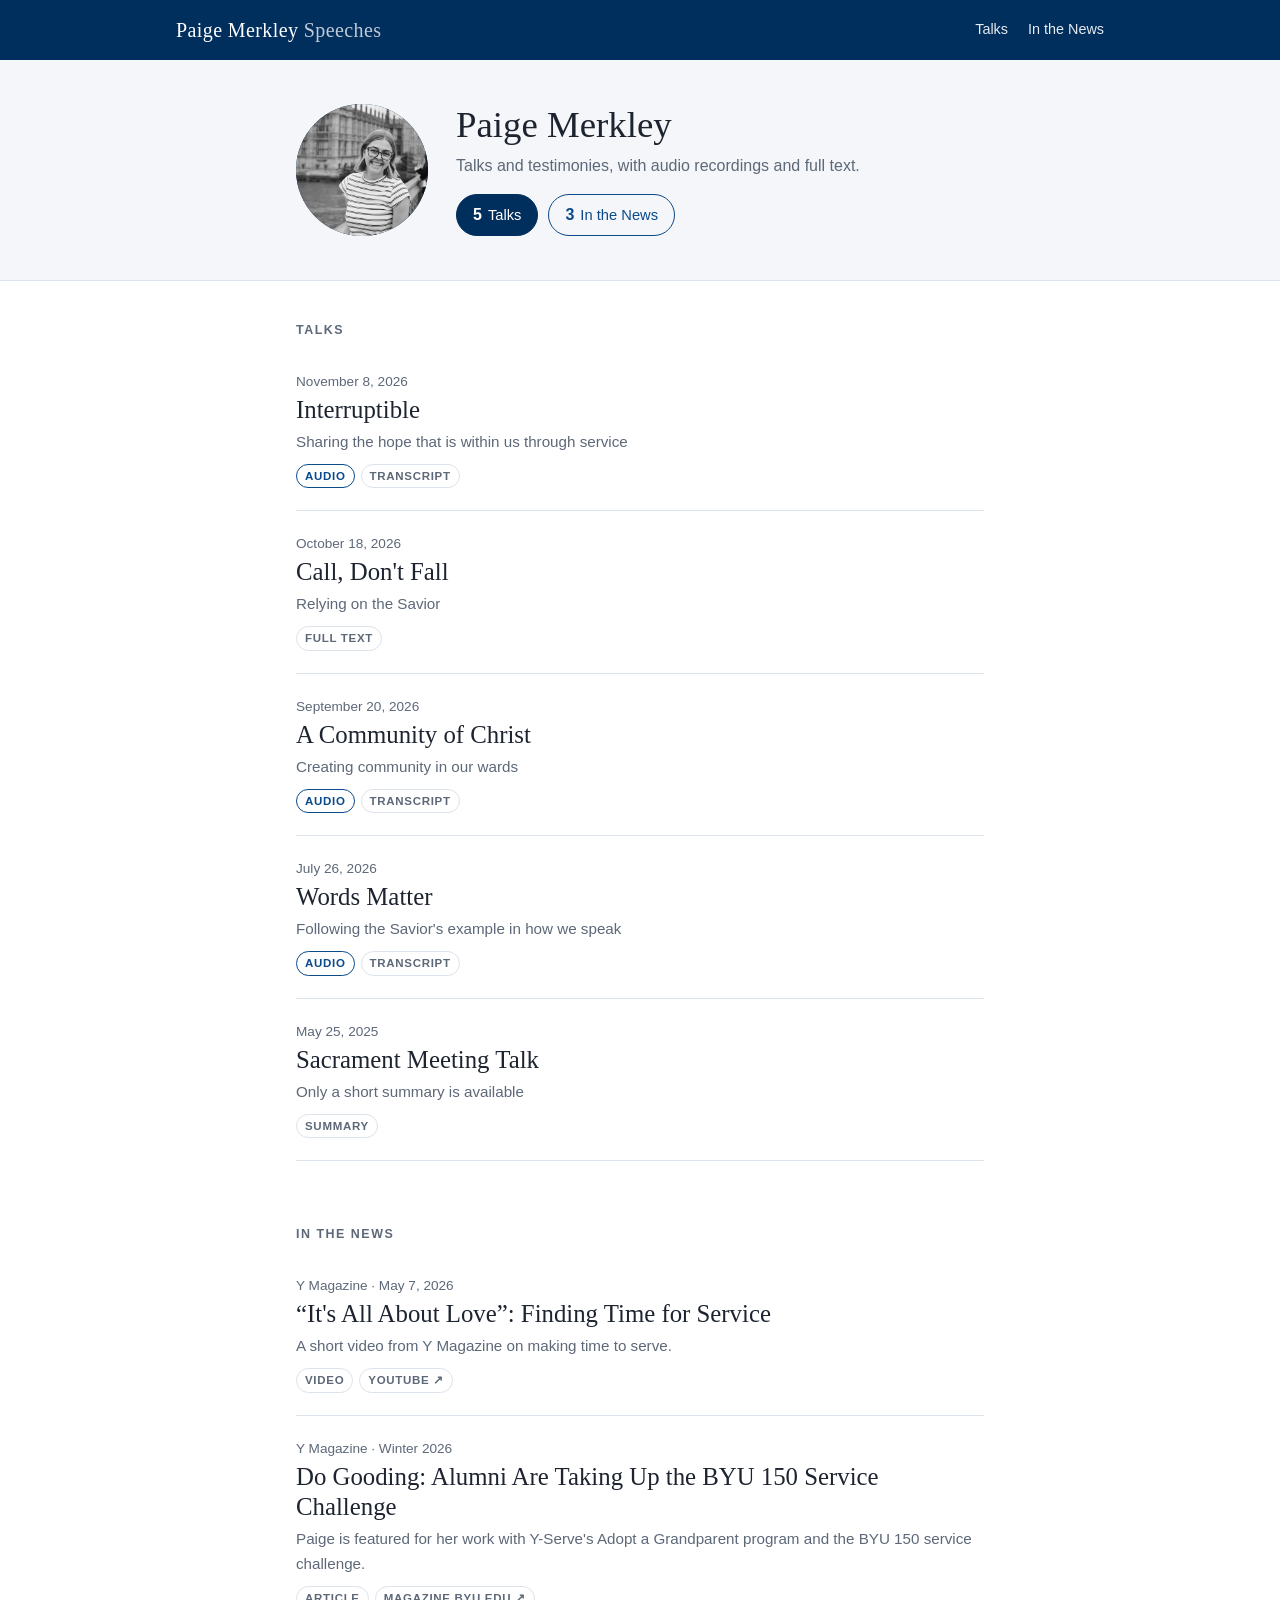
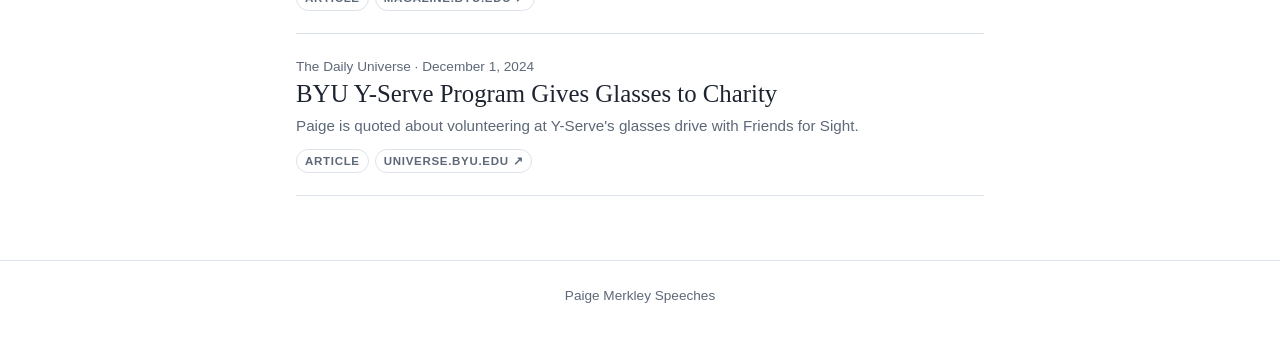
<file: index.html>
<!doctype html>
<html lang="en">
<head>
  <meta charset="utf-8">
  <meta name="viewport" content="width=device-width, initial-scale=1">
  <title>Paige Merkley Speeches</title>
  <meta name="description" content="Talks given by Paige Merkley, with audio recordings and transcripts.">
  <link rel="stylesheet" href="css/style.css">
</head>
<body>
  <header class="site-header">
    <div class="inner">
      <a class="brand" href="index.html">Paige Merkley <span>Speeches</span></a>
      <nav class="site-nav"><a class="nav-link" href="#talks">Talks</a><a class="nav-link" href="#news">In the News</a></nav>
    </div>
  </header>

  <section class="hero">
    <div class="wrap">
      <div class="portrait lg">
        <span class="monogram">PM</span>
        <img src="images/paige.jpg" alt="Paige Merkley" onerror="this.remove()">
      </div>
      <div>
        <h1>Paige Merkley</h1>
        <p>Talks and testimonies, with audio recordings and full text.</p>
        <div class="jump">
          <a href="#talks"><strong>5</strong> Talks</a>
          <a href="#news"><strong>3</strong> In the News</a>
        </div>
      </div>
    </div>
  </section>

  <main class="wrap">
    <h2 class="section-label" id="talks">Talks</h2>

    <!-- Newest first. To add a talk, copy one <li> and point it at the new page in talks/. -->
    <ul class="talk-list">
      <li class="talk-card">
        <a href="talks/2026-11-08-interruptible.html">
          <div class="date">November 8, 2026</div>
          <h2>Interruptible</h2>
          <div class="meta">Sharing the hope that is within us through service</div>
          <div class="badges"><span class="badge audio">Audio</span><span class="badge">Transcript</span></div>
        </a>
      </li>
      <li class="talk-card">
        <a href="talks/2026-10-18-call-dont-fall.html">
          <div class="date">October 18, 2026</div>
          <h2>Call, Don't Fall</h2>
          <div class="meta">Relying on the Savior</div>
          <div class="badges"><span class="badge">Full text</span></div>
        </a>
      </li>
      <li class="talk-card">
        <a href="talks/2026-09-20-community-of-christ.html">
          <div class="date">September 20, 2026</div>
          <h2>A Community of Christ</h2>
          <div class="meta">Creating community in our wards</div>
          <div class="badges"><span class="badge audio">Audio</span><span class="badge">Transcript</span></div>
        </a>
      </li>
      <li class="talk-card">
        <a href="talks/2026-07-26-words-matter.html">
          <div class="date">July 26, 2026</div>
          <h2>Words Matter</h2>
          <div class="meta">Following the Savior's example in how we speak</div>
          <div class="badges"><span class="badge audio">Audio</span><span class="badge">Transcript</span></div>
        </a>
      </li>
      <li class="talk-card">
        <a href="talks/2025-05-25-sacrament-meeting-talk.html">
          <div class="date">May 25, 2025</div>
          <h2>Sacrament Meeting Talk</h2>
          <div class="meta">Only a short summary is available</div>
          <div class="badges"><span class="badge">Summary</span></div>
        </a>
      </li>
    </ul>

    <h2 class="section-label" id="news">In the News</h2>

    <!-- External articles and videos about Paige. Newest first. -->
    <ul class="talk-list">
      <li class="talk-card external">
        <a href="https://www.youtube.com/watch?v=L6m32t0brFw" target="_blank" rel="noopener">
          <div class="date">Y Magazine &middot; May 7, 2026</div>
          <h2>&ldquo;It's All About Love&rdquo;: Finding Time for Service</h2>
          <div class="meta">A short video from Y Magazine on making time to serve.</div>
          <div class="badges"><span class="badge">Video</span><span class="badge">YouTube &#8599;</span></div>
        </a>
      </li>
      <li class="talk-card external">
        <a href="https://magazine.byu.edu/article/byu-150-service-challenge/" target="_blank" rel="noopener">
          <div class="date">Y Magazine &middot; Winter 2026</div>
          <h2>Do Gooding: Alumni Are Taking Up the BYU 150 Service Challenge</h2>
          <div class="meta">Paige is featured for her work with Y-Serve's Adopt a Grandparent program and the BYU 150 service challenge.</div>
          <div class="badges"><span class="badge">Article</span><span class="badge">magazine.byu.edu &#8599;</span></div>
        </a>
      </li>
      <li class="talk-card external">
        <a href="https://universe.byu.edu/campus/byu-y-serve-program-gives-glasses-to-charity-for-those-in-need" target="_blank" rel="noopener">
          <div class="date">The Daily Universe &middot; December 1, 2024</div>
          <h2>BYU Y-Serve Program Gives Glasses to Charity</h2>
          <div class="meta">Paige is quoted about volunteering at Y-Serve's glasses drive with Friends for Sight.</div>
          <div class="badges"><span class="badge">Article</span><span class="badge">universe.byu.edu &#8599;</span></div>
        </a>
      </li>
    </ul>
  </main>

  <footer class="site-footer">Paige Merkley Speeches</footer>
</body>
</html>
</file>
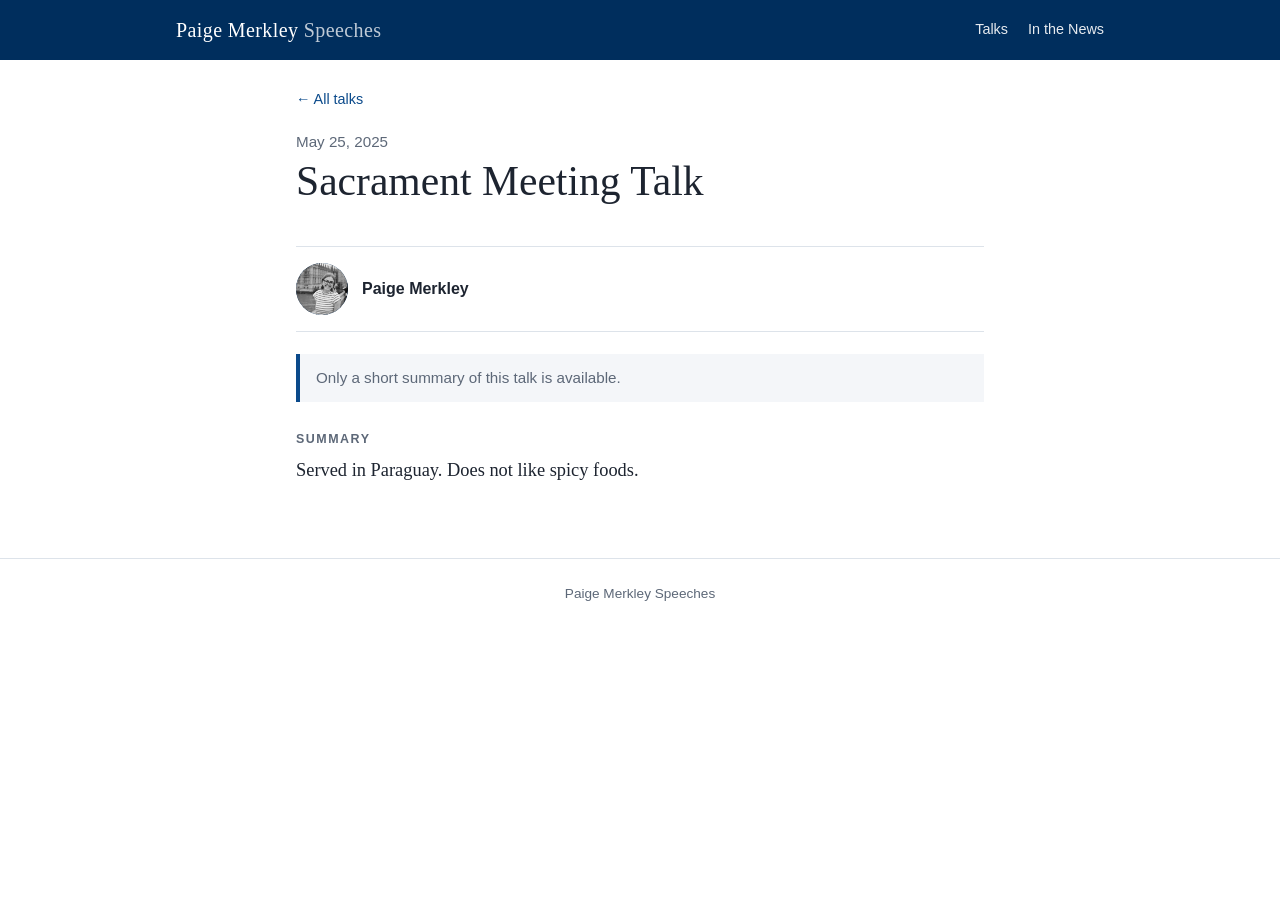
<file: talks/2025-05-25-sacrament-meeting-talk.html>
<!doctype html>
<html lang="en">
<head>
  <meta charset="utf-8">
  <meta name="viewport" content="width=device-width, initial-scale=1">
  <title>Sacrament Meeting Talk | Paige Merkley Speeches</title>
  <meta name="description" content="A talk by Paige Merkley given May 25, 2025.">
  <link rel="stylesheet" href="../css/style.css">
</head>
<body>
  <header class="site-header">
    <div class="inner">
      <a class="brand" href="../index.html">Paige Merkley <span>Speeches</span></a>
      <nav class="site-nav"><a class="nav-link" href="../index.html#talks">Talks</a><a class="nav-link" href="../index.html#news">In the News</a></nav>
    </div>
  </header>

  <main class="wrap">
    <a class="back" href="../index.html">&larr; All talks</a>

    <div class="talk-head">
      <div class="date">May 25, 2025</div>
      <!-- TODO: replace with the real title -->
      <h1>Sacrament Meeting Talk</h1>
    </div>

    <div class="speaker">
      <div class="portrait sm">
        <span class="monogram">PM</span>
        <img src="../images/paige.jpg" alt="Paige Merkley" onerror="this.remove()">
      </div>
      <div>
        <div class="name">Paige Merkley</div>
        <!-- TODO: add where the talk was given -->
      </div>
    </div>

    <div class="notice">Only a short summary of this talk is available.</div>

    <p class="body-label">Summary</p>

    <article class="talk-body">
      <!-- TODO: add or replace the summary below -->
      <p>Served in Paraguay. Does not like spicy foods.</p>
    </article>
  </main>

  <footer class="site-footer">Paige Merkley Speeches</footer>
</body>
</html>
</file>
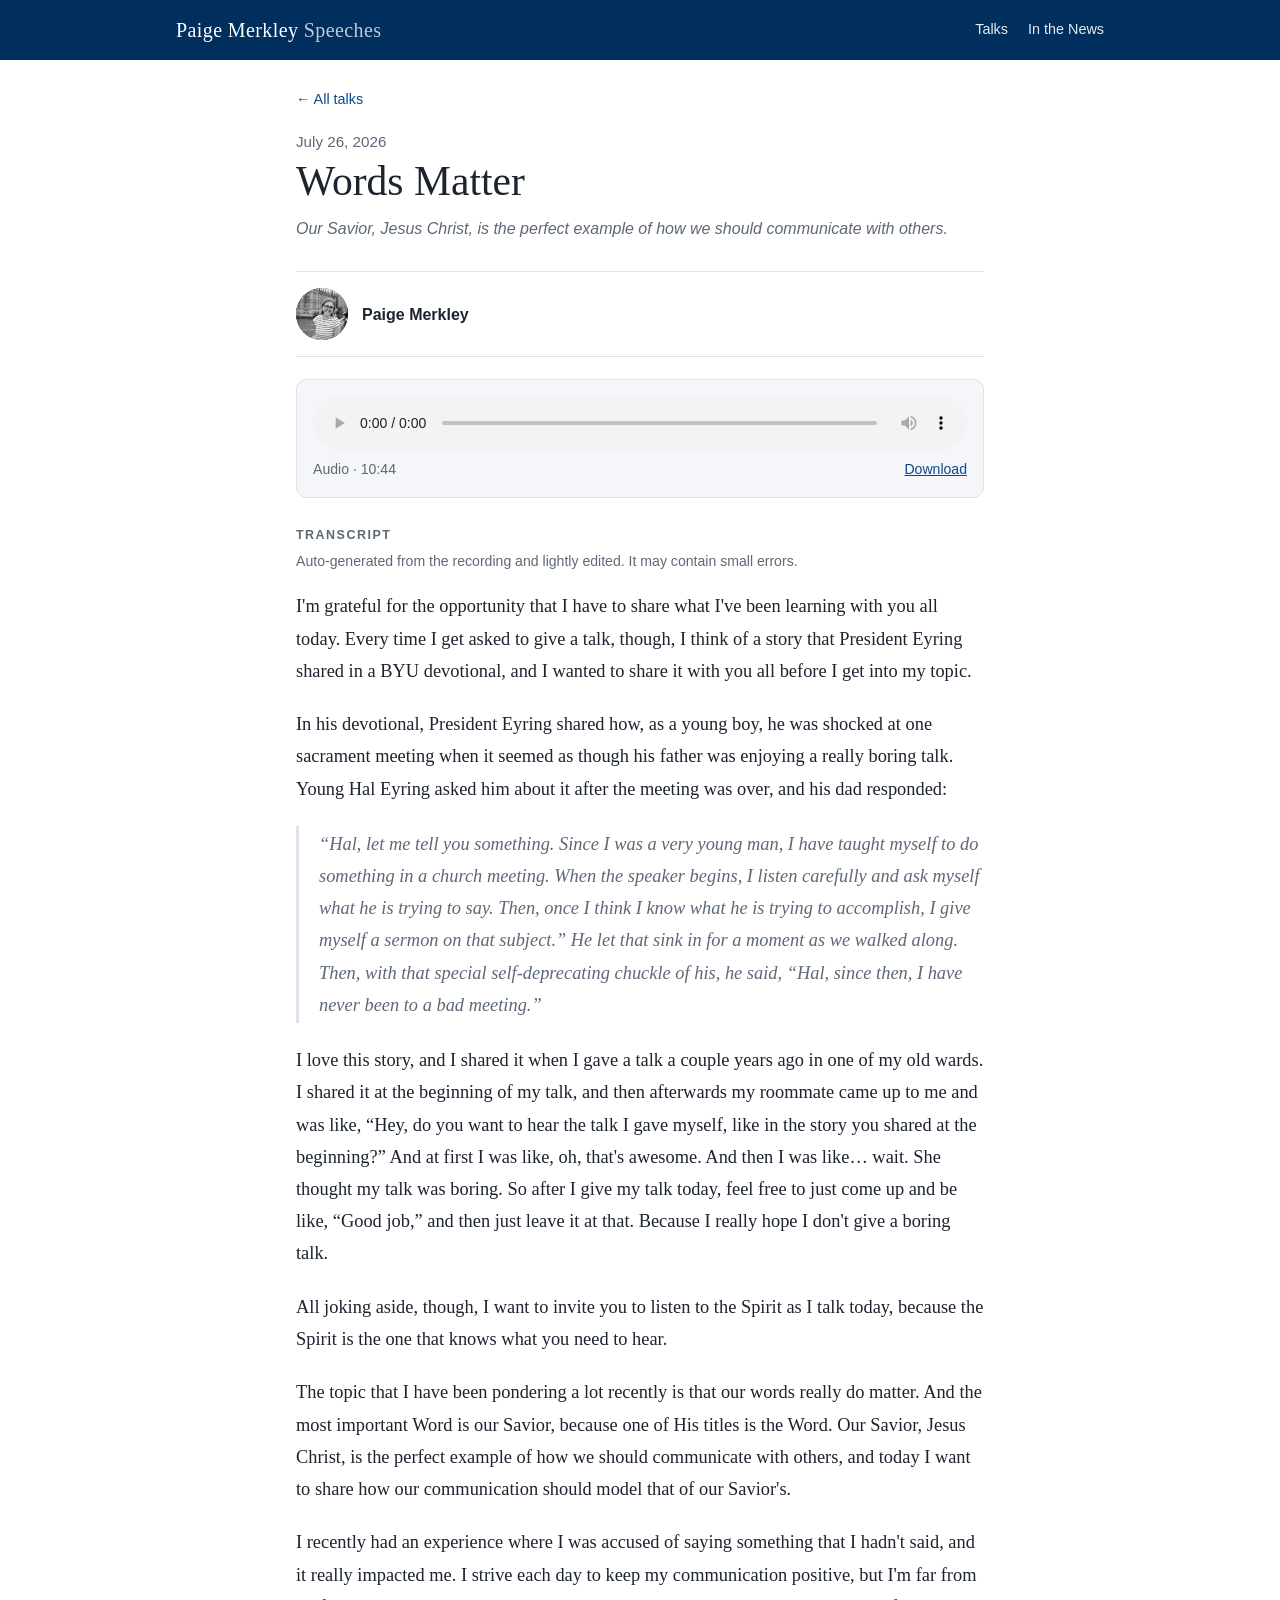
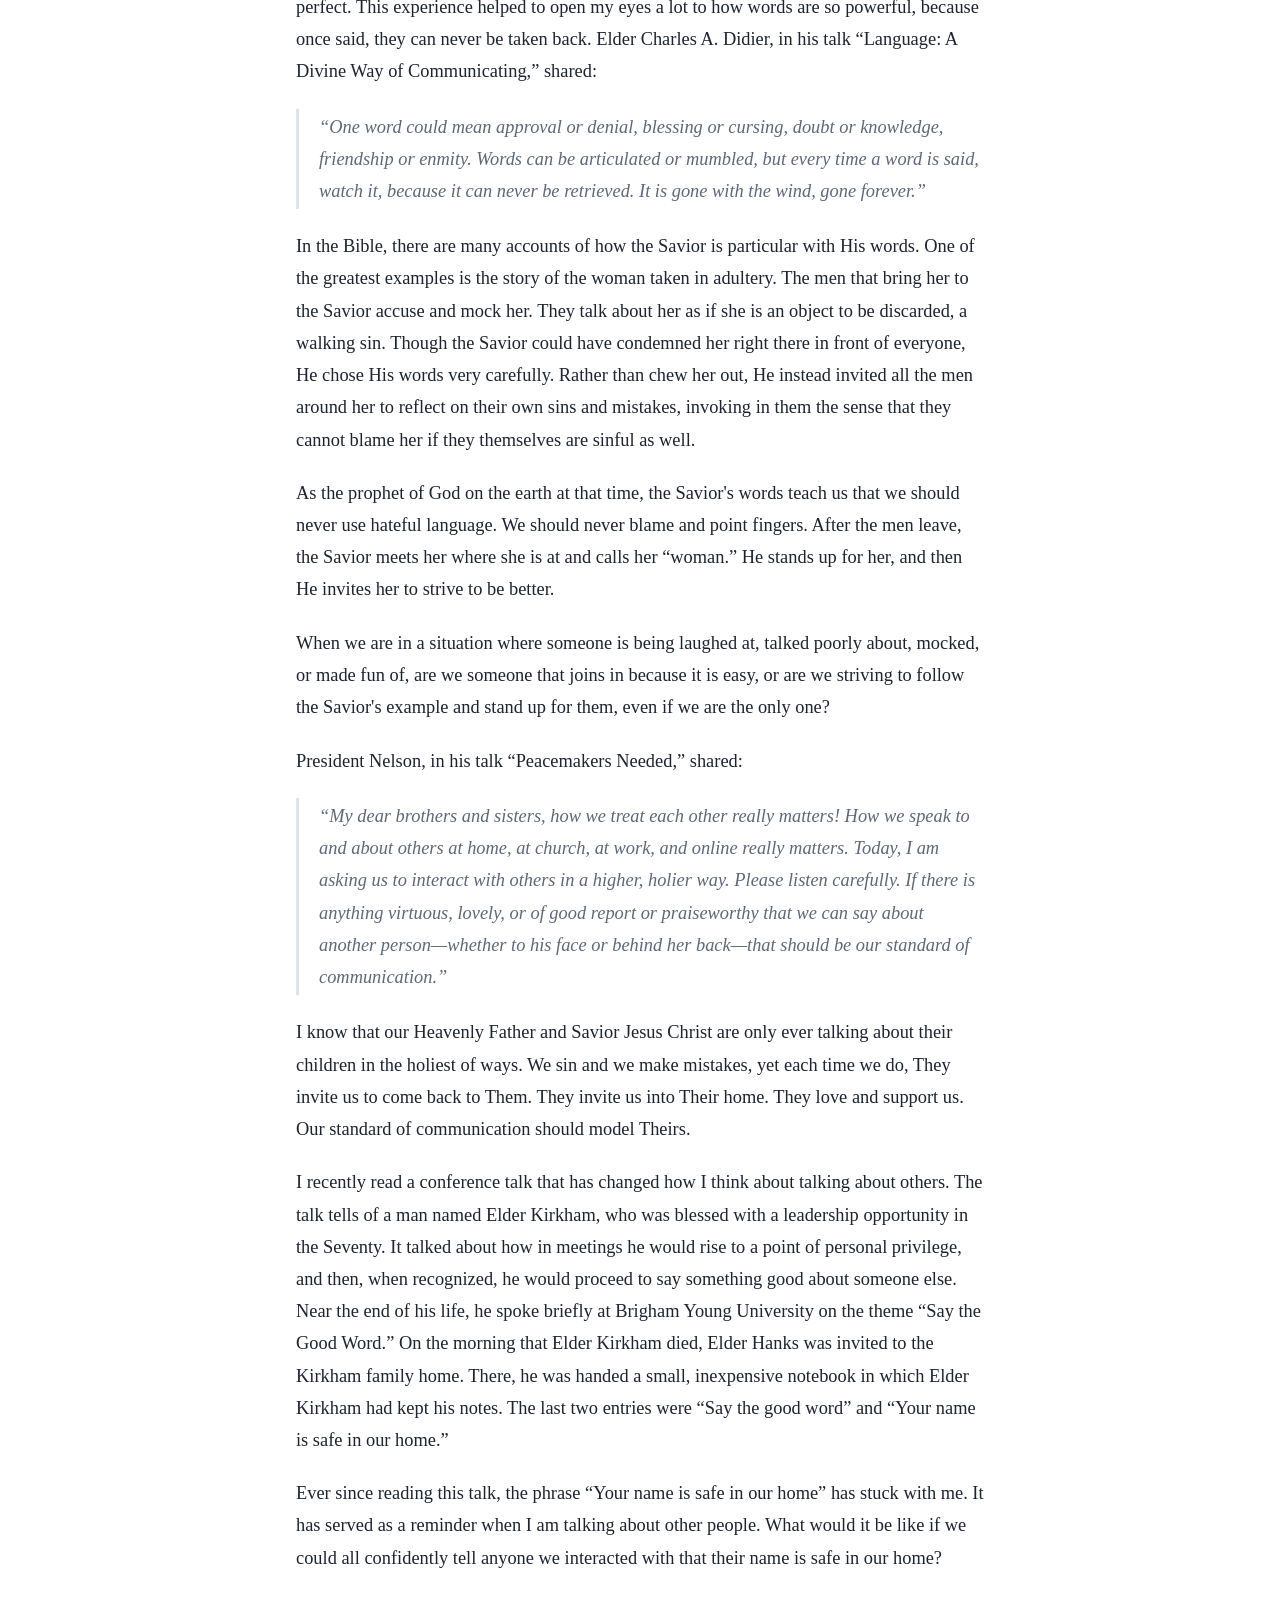
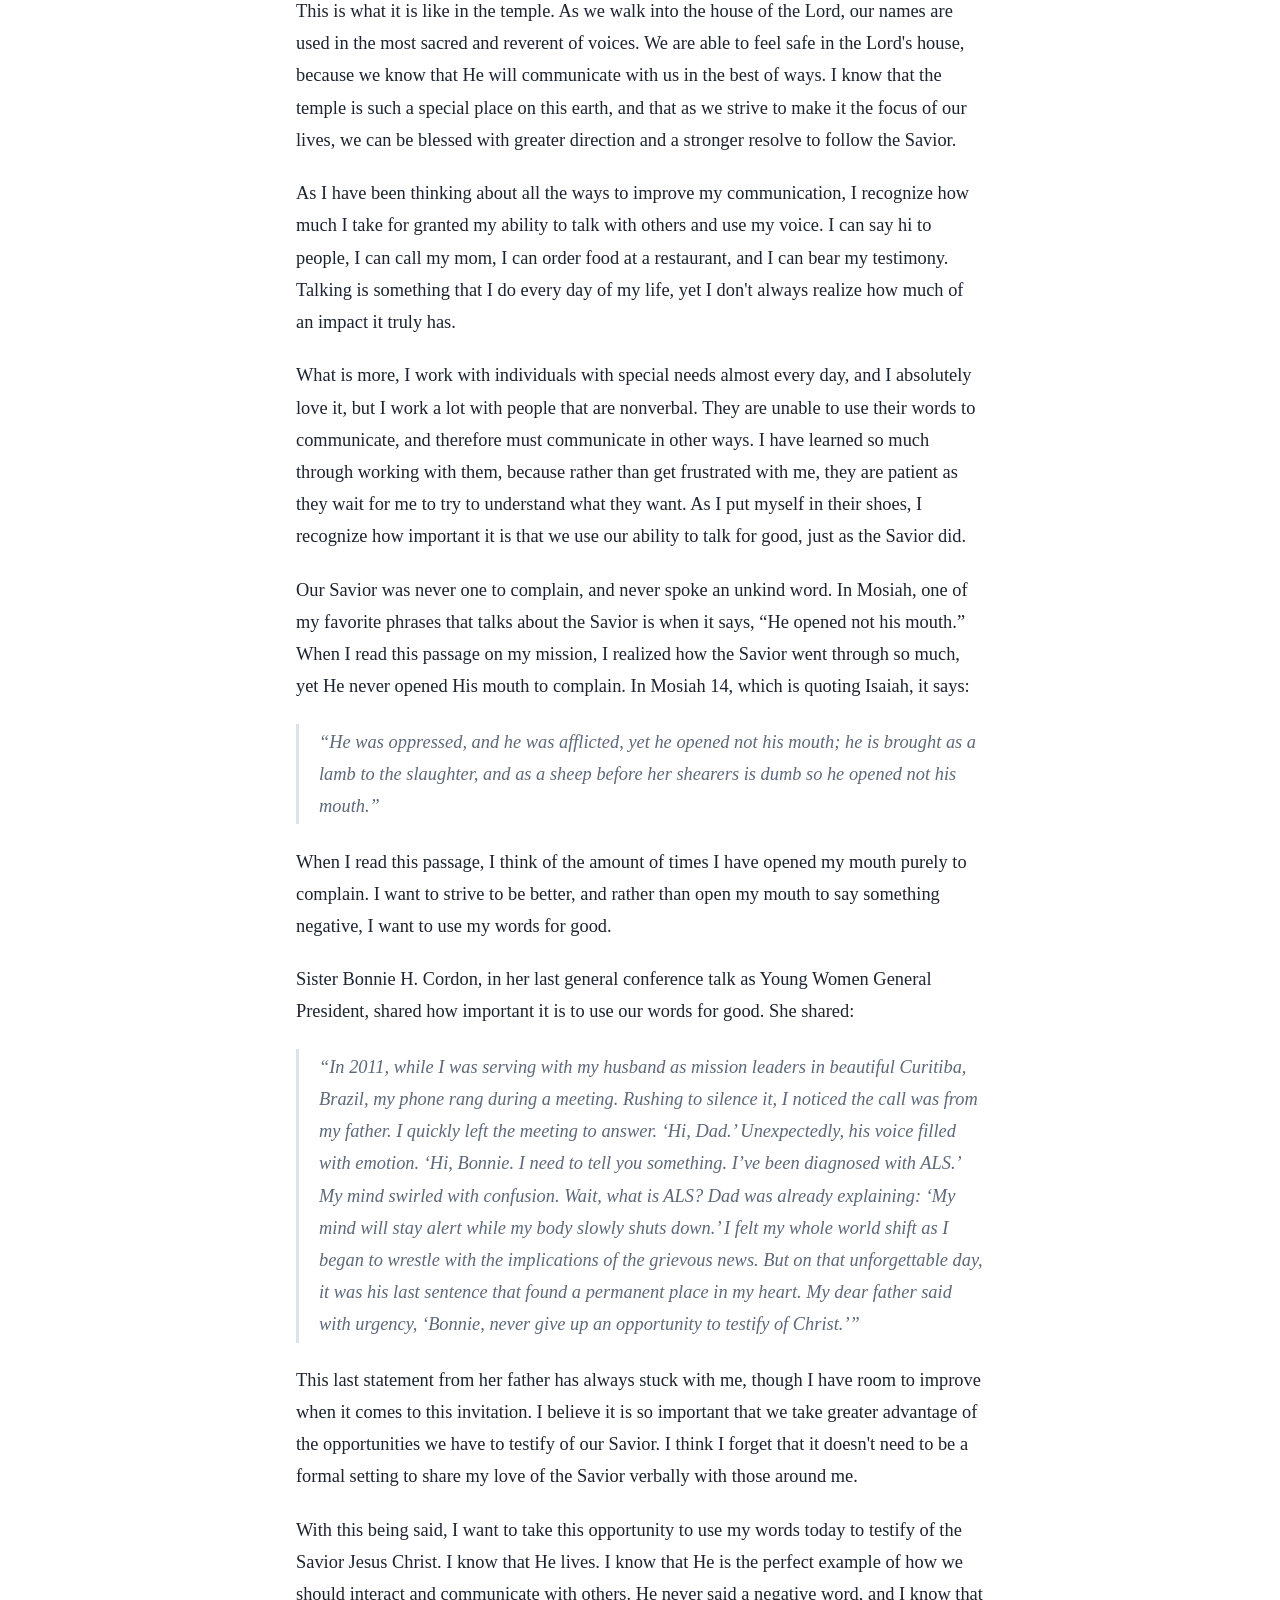
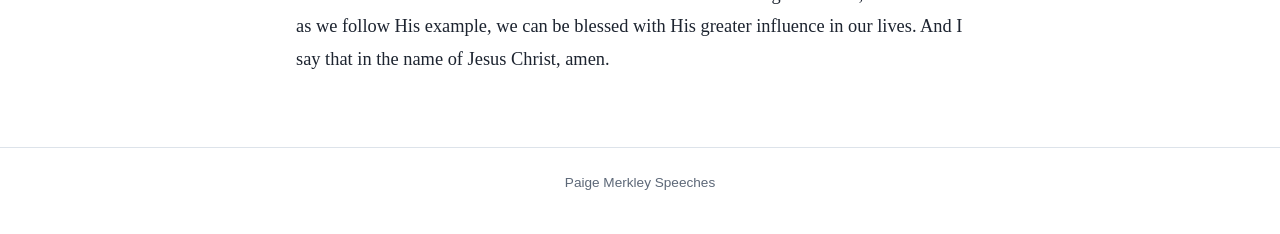
<file: talks/2026-07-26-words-matter.html>
<!doctype html>
<html lang="en">
<head>
  <meta charset="utf-8">
  <meta name="viewport" content="width=device-width, initial-scale=1">
  <title>Words Matter | Paige Merkley Speeches</title>
  <meta name="description" content="A talk by Paige Merkley on following the Savior's example in how we speak, given July 26, 2026.">
  <link rel="stylesheet" href="../css/style.css">
</head>
<body>
  <header class="site-header">
    <div class="inner">
      <a class="brand" href="../index.html">Paige Merkley <span>Speeches</span></a>
      <nav class="site-nav"><a class="nav-link" href="../index.html#talks">Talks</a><a class="nav-link" href="../index.html#news">In the News</a></nav>
    </div>
  </header>

  <main class="wrap">
    <a class="back" href="../index.html">&larr; All talks</a>

    <div class="talk-head">
      <div class="date">July 26, 2026</div>
      <h1>Words Matter</h1>
      <p class="topic">Our Savior, Jesus Christ, is the perfect example of how we should communicate with others.</p>
    </div>

    <div class="speaker">
      <div class="portrait sm">
        <span class="monogram">PM</span>
        <img src="../images/paige.jpg" alt="Paige Merkley" onerror="this.remove()">
      </div>
      <div>
        <div class="name">Paige Merkley</div>
        <!-- TODO: add where the talk was given -->
      </div>
    </div>

    <div class="player">
      <audio controls preload="metadata" src="../audio/2026-07-26-words-matter.m4a"></audio>
      <div class="actions">
        <span>Audio &middot; 10:44</span>
        <a href="../audio/2026-07-26-words-matter.m4a" download>Download</a>
      </div>
    </div>

    <p class="body-label">Transcript</p>
    <p class="body-note">Auto-generated from the recording and lightly edited. It may contain small errors.</p>

    <article class="talk-body">
      <p>I'm grateful for the opportunity that I have to share what I've been learning with you all today. Every time I get asked to give a talk, though, I think of a story that President Eyring shared in a BYU devotional, and I wanted to share it with you all before I get into my topic.</p>

      <p>In his devotional, President Eyring shared how, as a young boy, he was shocked at one sacrament meeting when it seemed as though his father was enjoying a really boring talk. Young Hal Eyring asked him about it after the meeting was over, and his dad responded:</p>

      <blockquote>&ldquo;Hal, let me tell you something. Since I was a very young man, I have taught myself to do something in a church meeting. When the speaker begins, I listen carefully and ask myself what he is trying to say. Then, once I think I know what he is trying to accomplish, I give myself a sermon on that subject.&rdquo; He let that sink in for a moment as we walked along. Then, with that special self-deprecating chuckle of his, he said, &ldquo;Hal, since then, I have never been to a bad meeting.&rdquo;</blockquote>

      <p>I love this story, and I shared it when I gave a talk a couple years ago in one of my old wards. I shared it at the beginning of my talk, and then afterwards my roommate came up to me and was like, &ldquo;Hey, do you want to hear the talk I gave myself, like in the story you shared at the beginning?&rdquo; And at first I was like, oh, that's awesome. And then I was like&hellip; wait. She thought my talk was boring. So after I give my talk today, feel free to just come up and be like, &ldquo;Good job,&rdquo; and then just leave it at that. Because I really hope I don't give a boring talk.</p>

      <p>All joking aside, though, I want to invite you to listen to the Spirit as I talk today, because the Spirit is the one that knows what you need to hear.</p>

      <p>The topic that I have been pondering a lot recently is that our words really do matter. And the most important Word is our Savior, because one of His titles is the Word. Our Savior, Jesus Christ, is the perfect example of how we should communicate with others, and today I want to share how our communication should model that of our Savior's.</p>

      <p>I recently had an experience where I was accused of saying something that I hadn't said, and it really impacted me. I strive each day to keep my communication positive, but I'm far from perfect. This experience helped to open my eyes a lot to how words are so powerful, because once said, they can never be taken back. Elder Charles A. Didier, in his talk &ldquo;Language: A Divine Way of Communicating,&rdquo; shared:</p>

      <blockquote>&ldquo;One word could mean approval or denial, blessing or cursing, doubt or knowledge, friendship or enmity. Words can be articulated or mumbled, but every time a word is said, watch it, because it can never be retrieved. It is gone with the wind, gone forever.&rdquo;</blockquote>

      <p>In the Bible, there are many accounts of how the Savior is particular with His words. One of the greatest examples is the story of the woman taken in adultery. The men that bring her to the Savior accuse and mock her. They talk about her as if she is an object to be discarded, a walking sin. Though the Savior could have condemned her right there in front of everyone, He chose His words very carefully. Rather than chew her out, He instead invited all the men around her to reflect on their own sins and mistakes, invoking in them the sense that they cannot blame her if they themselves are sinful as well.</p>

      <p>As the prophet of God on the earth at that time, the Savior's words teach us that we should never use hateful language. We should never blame and point fingers. After the men leave, the Savior meets her where she is at and calls her &ldquo;woman.&rdquo; He stands up for her, and then He invites her to strive to be better.</p>

      <p>When we are in a situation where someone is being laughed at, talked poorly about, mocked, or made fun of, are we someone that joins in because it is easy, or are we striving to follow the Savior's example and stand up for them, even if we are the only one?</p>

      <p>President Nelson, in his talk &ldquo;Peacemakers Needed,&rdquo; shared:</p>

      <blockquote>&ldquo;My dear brothers and sisters, how we treat each other really matters! How we speak to and about others at home, at church, at work, and online really matters. Today, I am asking us to interact with others in a higher, holier way. Please listen carefully. If there is anything virtuous, lovely, or of good report or praiseworthy that we can say about another person&mdash;whether to his face or behind her back&mdash;that should be our standard of communication.&rdquo;</blockquote>

      <p>I know that our Heavenly Father and Savior Jesus Christ are only ever talking about their children in the holiest of ways. We sin and we make mistakes, yet each time we do, They invite us to come back to Them. They invite us into Their home. They love and support us. Our standard of communication should model Theirs.</p>

      <p>I recently read a conference talk that has changed how I think about talking about others. The talk tells of a man named Elder Kirkham, who was blessed with a leadership opportunity in the Seventy. It talked about how in meetings he would rise to a point of personal privilege, and then, when recognized, he would proceed to say something good about someone else. Near the end of his life, he spoke briefly at Brigham Young University on the theme &ldquo;Say the Good Word.&rdquo; On the morning that Elder Kirkham died, Elder Hanks was invited to the Kirkham family home. There, he was handed a small, inexpensive notebook in which Elder Kirkham had kept his notes. The last two entries were &ldquo;Say the good word&rdquo; and &ldquo;Your name is safe in our home.&rdquo;</p>

      <p>Ever since reading this talk, the phrase &ldquo;Your name is safe in our home&rdquo; has stuck with me. It has served as a reminder when I am talking about other people. What would it be like if we could all confidently tell anyone we interacted with that their name is safe in our home?</p>

      <p>This is what it is like in the temple. As we walk into the house of the Lord, our names are used in the most sacred and reverent of voices. We are able to feel safe in the Lord's house, because we know that He will communicate with us in the best of ways. I know that the temple is such a special place on this earth, and that as we strive to make it the focus of our lives, we can be blessed with greater direction and a stronger resolve to follow the Savior.</p>

      <p>As I have been thinking about all the ways to improve my communication, I recognize how much I take for granted my ability to talk with others and use my voice. I can say hi to people, I can call my mom, I can order food at a restaurant, and I can bear my testimony. Talking is something that I do every day of my life, yet I don't always realize how much of an impact it truly has.</p>

      <p>What is more, I work with individuals with special needs almost every day, and I absolutely love it, but I work a lot with people that are nonverbal. They are unable to use their words to communicate, and therefore must communicate in other ways. I have learned so much through working with them, because rather than get frustrated with me, they are patient as they wait for me to try to understand what they want. As I put myself in their shoes, I recognize how important it is that we use our ability to talk for good, just as the Savior did.</p>

      <p>Our Savior was never one to complain, and never spoke an unkind word. In Mosiah, one of my favorite phrases that talks about the Savior is when it says, &ldquo;He opened not his mouth.&rdquo; When I read this passage on my mission, I realized how the Savior went through so much, yet He never opened His mouth to complain. In Mosiah 14, which is quoting Isaiah, it says:</p>

      <blockquote>&ldquo;He was oppressed, and he was afflicted, yet he opened not his mouth; he is brought as a lamb to the slaughter, and as a sheep before her shearers is dumb so he opened not his mouth.&rdquo;</blockquote>

      <p>When I read this passage, I think of the amount of times I have opened my mouth purely to complain. I want to strive to be better, and rather than open my mouth to say something negative, I want to use my words for good.</p>

      <p>Sister Bonnie H. Cordon, in her last general conference talk as Young Women General President, shared how important it is to use our words for good. She shared:</p>

      <blockquote>&ldquo;In 2011, while I was serving with my husband as mission leaders in beautiful Curitiba, Brazil, my phone rang during a meeting. Rushing to silence it, I noticed the call was from my father. I quickly left the meeting to answer. &lsquo;Hi, Dad.&rsquo; Unexpectedly, his voice filled with emotion. &lsquo;Hi, Bonnie. I need to tell you something. I&rsquo;ve been diagnosed with ALS.&rsquo; My mind swirled with confusion. Wait, what is ALS? Dad was already explaining: &lsquo;My mind will stay alert while my body slowly shuts down.&rsquo; I felt my whole world shift as I began to wrestle with the implications of the grievous news. But on that unforgettable day, it was his last sentence that found a permanent place in my heart. My dear father said with urgency, &lsquo;Bonnie, never give up an opportunity to testify of Christ.&rsquo;&rdquo;</blockquote>

      <p>This last statement from her father has always stuck with me, though I have room to improve when it comes to this invitation. I believe it is so important that we take greater advantage of the opportunities we have to testify of our Savior. I think I forget that it doesn't need to be a formal setting to share my love of the Savior verbally with those around me.</p>

      <p>With this being said, I want to take this opportunity to use my words today to testify of the Savior Jesus Christ. I know that He lives. I know that He is the perfect example of how we should interact and communicate with others. He never said a negative word, and I know that as we follow His example, we can be blessed with His greater influence in our lives. And I say that in the name of Jesus Christ, amen.</p>
    </article>
  </main>

  <footer class="site-footer">Paige Merkley Speeches</footer>
</body>
</html>
</file>
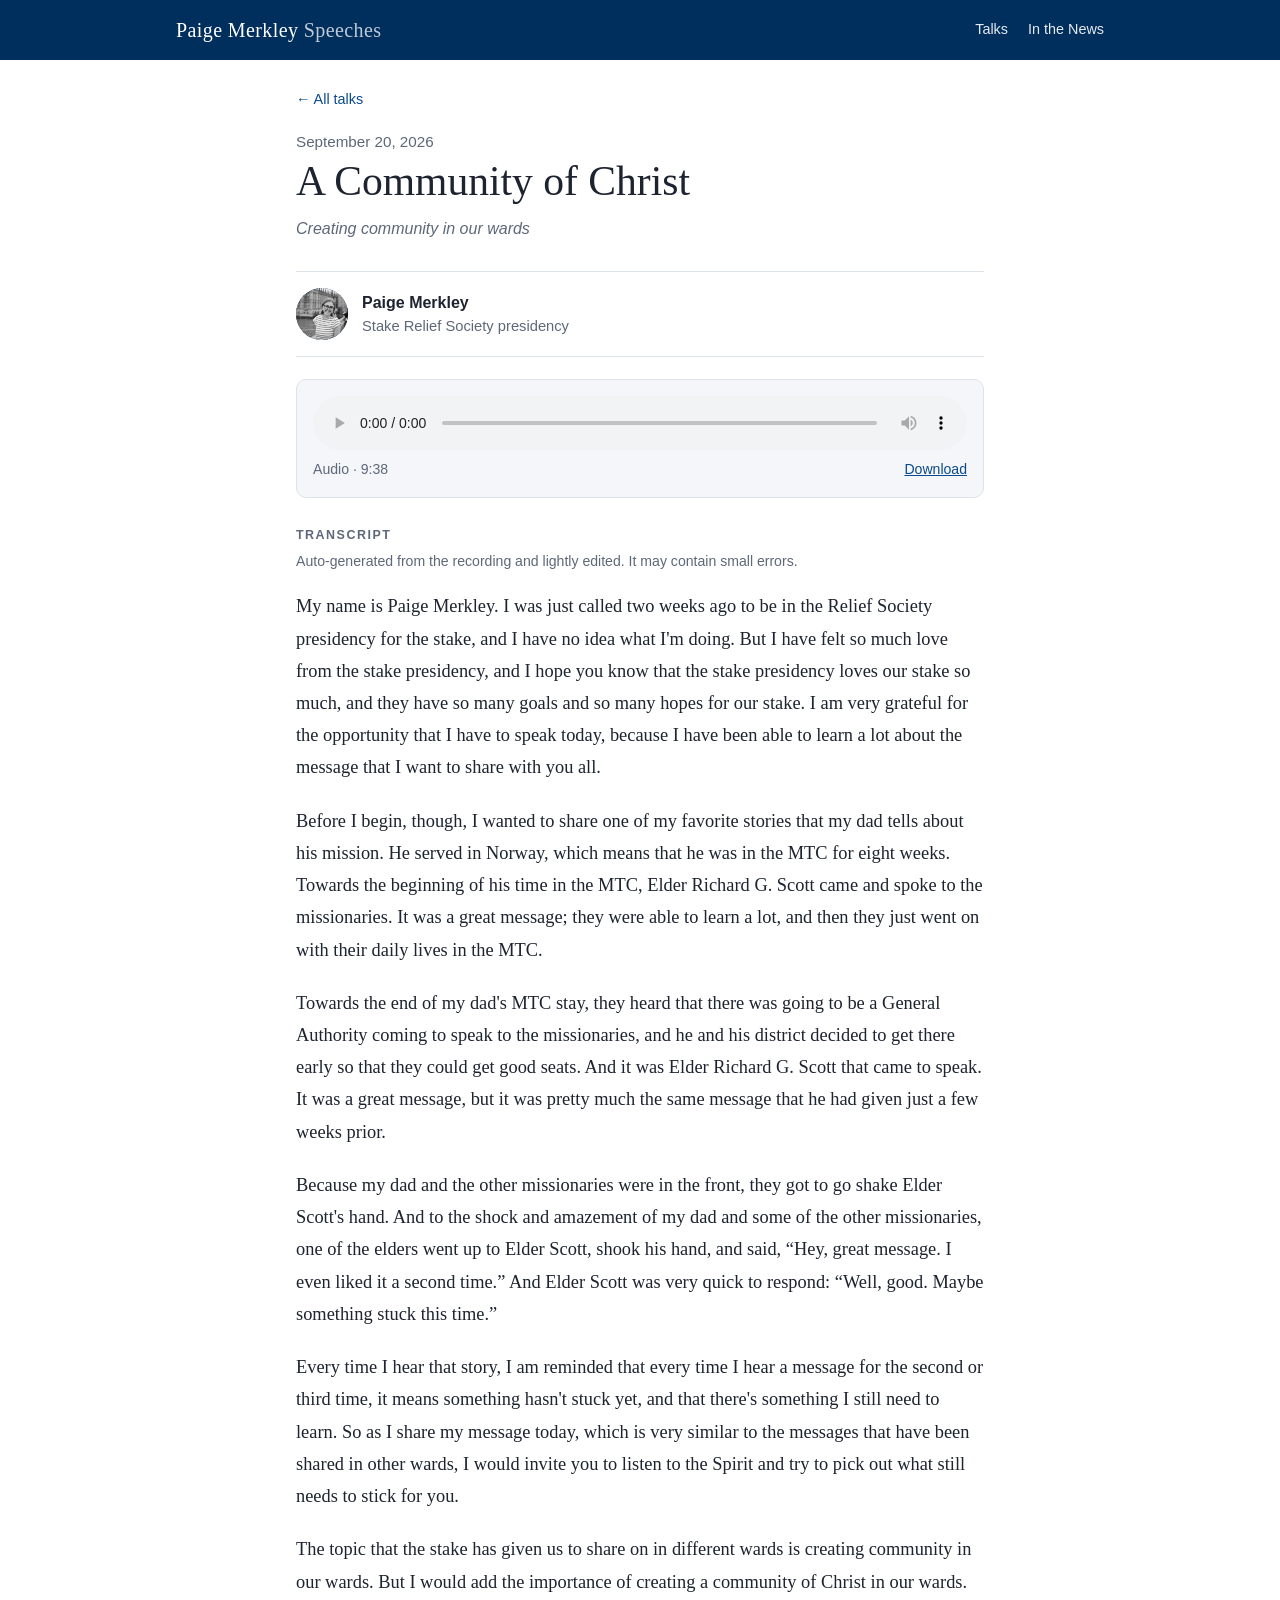
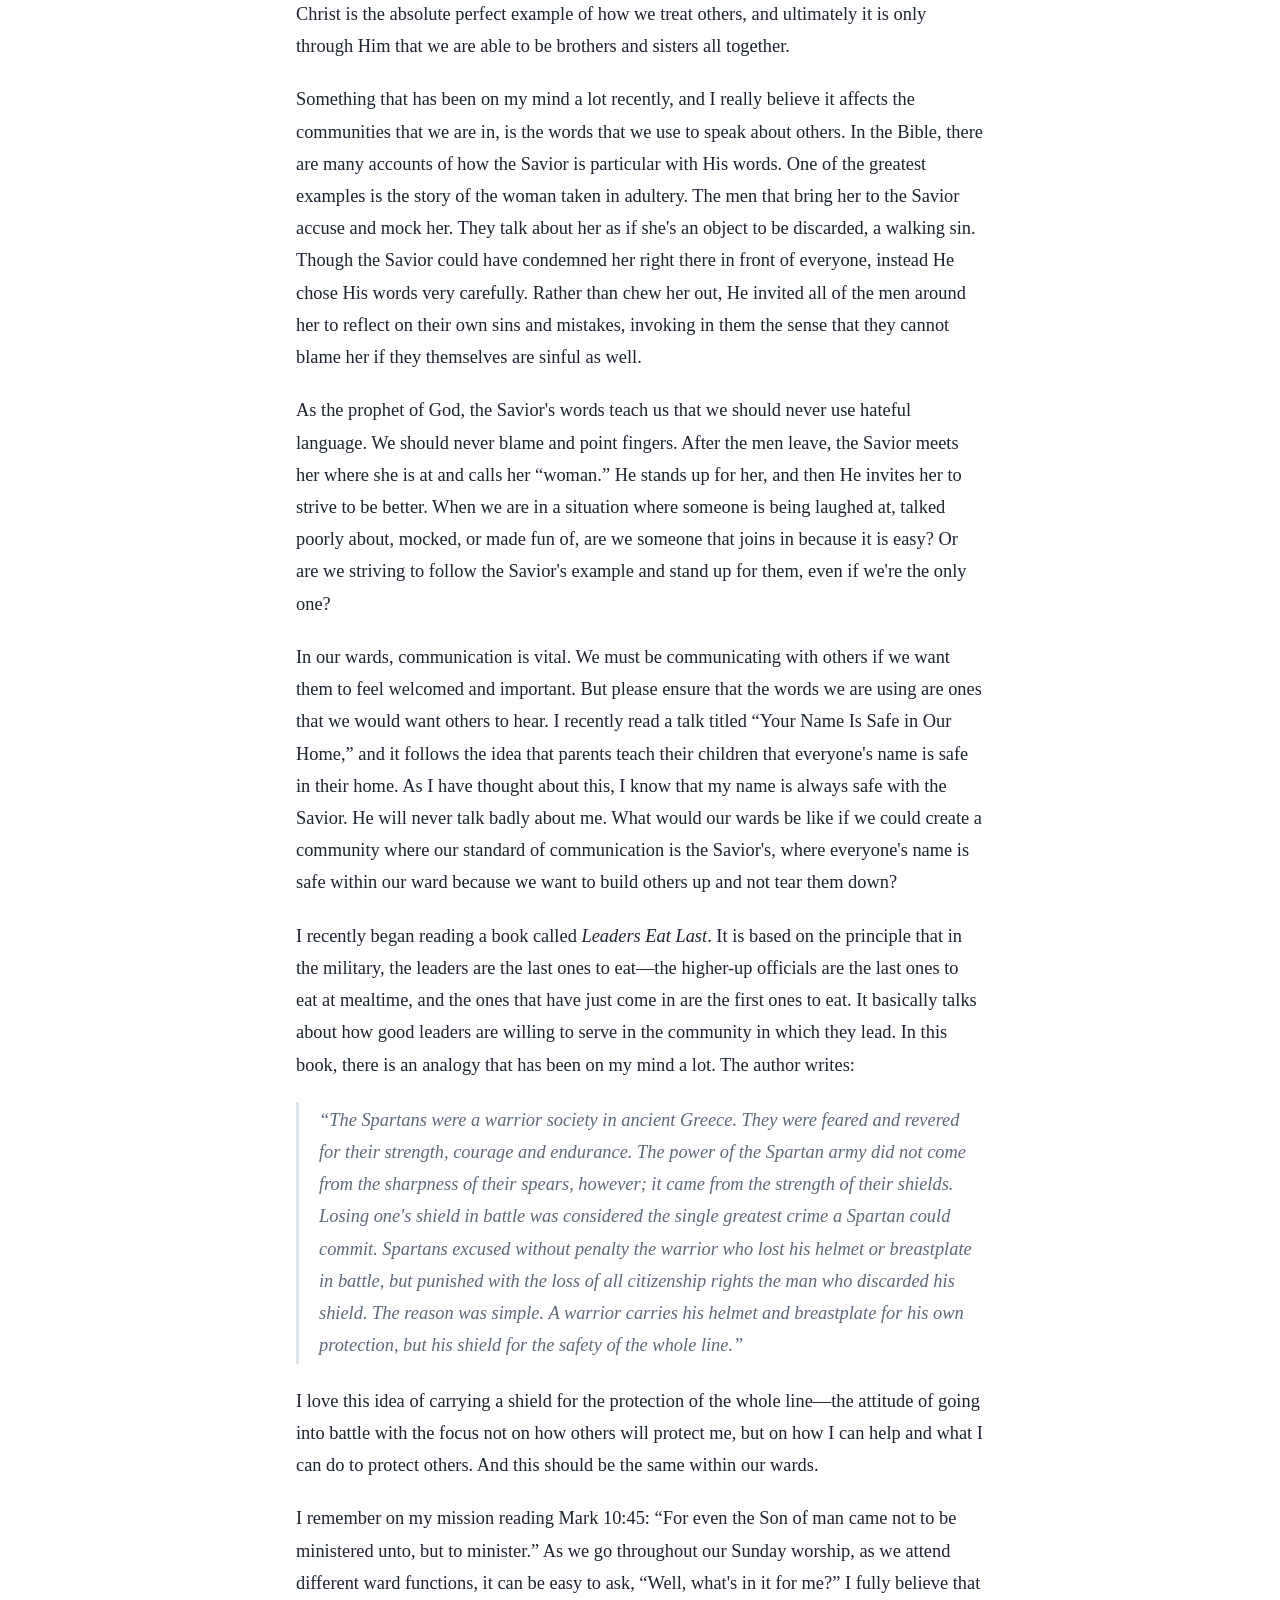
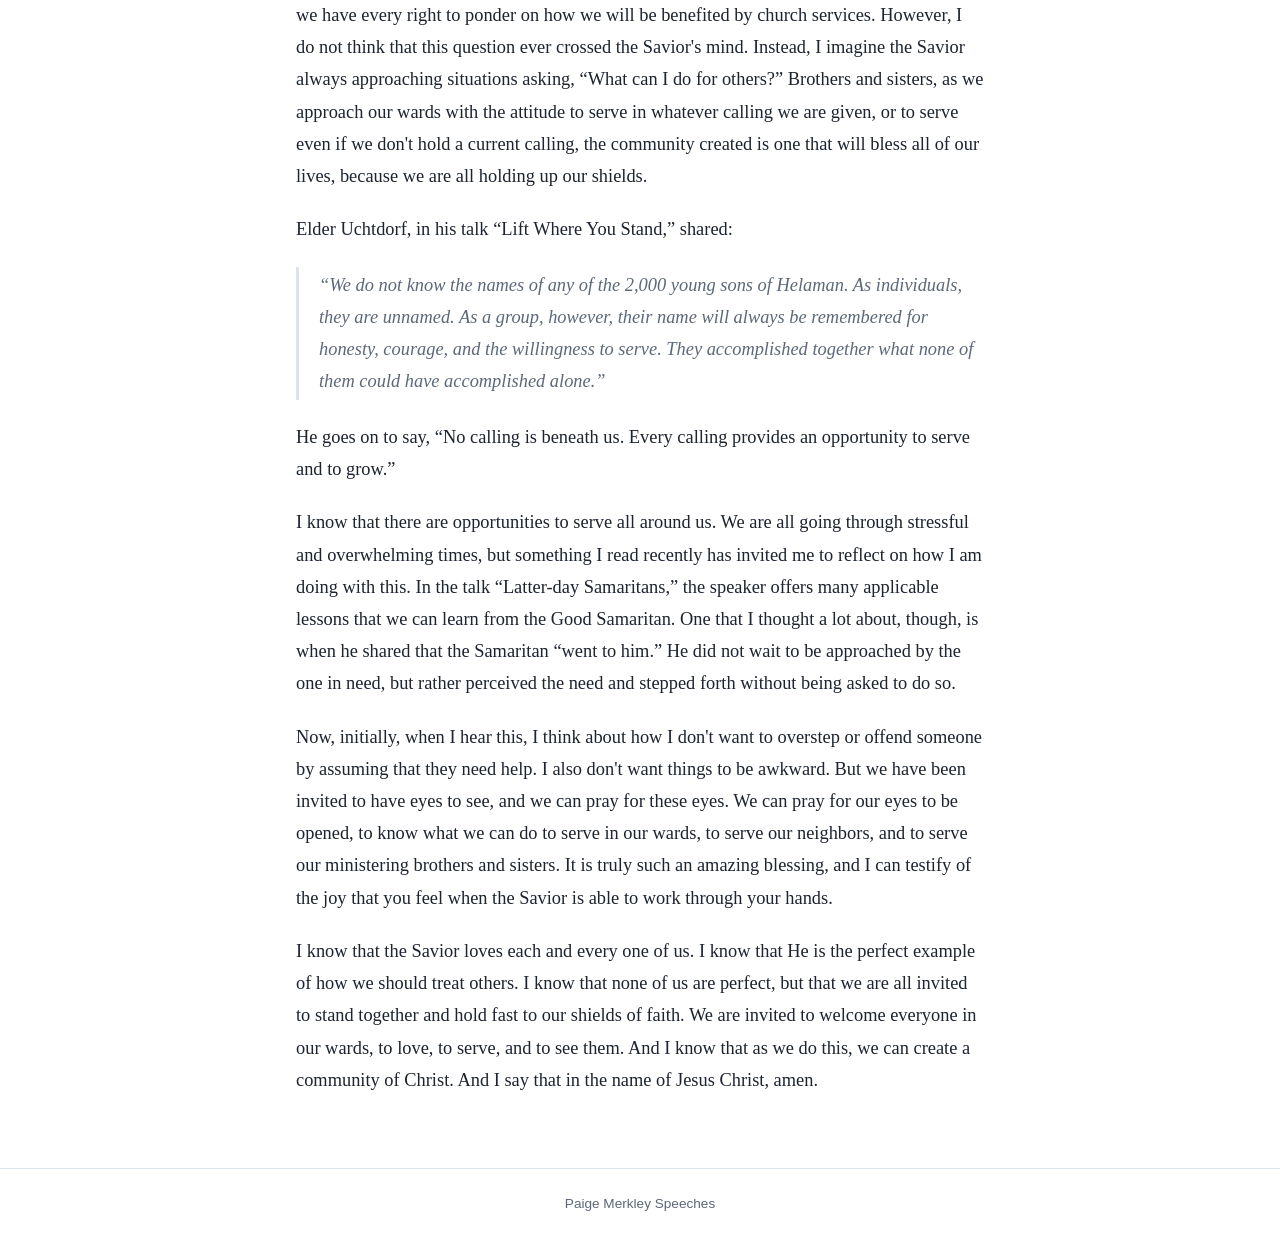
<file: talks/2026-09-20-community-of-christ.html>
<!doctype html>
<html lang="en">
<head>
  <meta charset="utf-8">
  <meta name="viewport" content="width=device-width, initial-scale=1">
  <title>A Community of Christ | Paige Merkley Speeches</title>
  <meta name="description" content="A talk by Paige Merkley on creating a community of Christ in our wards, given September 20, 2026.">
  <link rel="stylesheet" href="../css/style.css">
</head>
<body>
  <header class="site-header">
    <div class="inner">
      <a class="brand" href="../index.html">Paige Merkley <span>Speeches</span></a>
      <nav class="site-nav"><a class="nav-link" href="../index.html#talks">Talks</a><a class="nav-link" href="../index.html#news">In the News</a></nav>
    </div>
  </header>

  <main class="wrap">
    <a class="back" href="../index.html">&larr; All talks</a>

    <div class="talk-head">
      <div class="date">September 20, 2026</div>
      <h1>A Community of Christ</h1>
      <p class="topic">Creating community in our wards</p>
    </div>

    <div class="speaker">
      <div class="portrait sm">
        <span class="monogram">PM</span>
        <img src="../images/paige.jpg" alt="Paige Merkley" onerror="this.remove()">
      </div>
      <div>
        <div class="name">Paige Merkley</div>
        <div class="where">Stake Relief Society presidency</div>
      </div>
    </div>

    <div class="player">
      <audio controls preload="metadata" src="../audio/2026-09-20-community-of-christ.m4a"></audio>
      <div class="actions">
        <span>Audio &middot; 9:38</span>
        <a href="../audio/2026-09-20-community-of-christ.m4a" download>Download</a>
      </div>
    </div>

    <p class="body-label">Transcript</p>
    <p class="body-note">Auto-generated from the recording and lightly edited. It may contain small errors.</p>

    <article class="talk-body">
      <p>My name is Paige Merkley. I was just called two weeks ago to be in the Relief Society presidency for the stake, and I have no idea what I'm doing. But I have felt so much love from the stake presidency, and I hope you know that the stake presidency loves our stake so much, and they have so many goals and so many hopes for our stake. I am very grateful for the opportunity that I have to speak today, because I have been able to learn a lot about the message that I want to share with you all.</p>

      <p>Before I begin, though, I wanted to share one of my favorite stories that my dad tells about his mission. He served in Norway, which means that he was in the MTC for eight weeks. Towards the beginning of his time in the MTC, Elder Richard G. Scott came and spoke to the missionaries. It was a great message; they were able to learn a lot, and then they just went on with their daily lives in the MTC.</p>

      <p>Towards the end of my dad's MTC stay, they heard that there was going to be a General Authority coming to speak to the missionaries, and he and his district decided to get there early so that they could get good seats. And it was Elder Richard G. Scott that came to speak. It was a great message, but it was pretty much the same message that he had given just a few weeks prior.</p>

      <p>Because my dad and the other missionaries were in the front, they got to go shake Elder Scott's hand. And to the shock and amazement of my dad and some of the other missionaries, one of the elders went up to Elder Scott, shook his hand, and said, &ldquo;Hey, great message. I even liked it a second time.&rdquo; And Elder Scott was very quick to respond: &ldquo;Well, good. Maybe something stuck this time.&rdquo;</p>

      <p>Every time I hear that story, I am reminded that every time I hear a message for the second or third time, it means something hasn't stuck yet, and that there's something I still need to learn. So as I share my message today, which is very similar to the messages that have been shared in other wards, I would invite you to listen to the Spirit and try to pick out what still needs to stick for you.</p>

      <p>The topic that the stake has given us to share on in different wards is creating community in our wards. But I would add the importance of creating a community of Christ in our wards. Christ is the absolute perfect example of how we treat others, and ultimately it is only through Him that we are able to be brothers and sisters all together.</p>

      <p>Something that has been on my mind a lot recently, and I really believe it affects the communities that we are in, is the words that we use to speak about others. In the Bible, there are many accounts of how the Savior is particular with His words. One of the greatest examples is the story of the woman taken in adultery. The men that bring her to the Savior accuse and mock her. They talk about her as if she's an object to be discarded, a walking sin. Though the Savior could have condemned her right there in front of everyone, instead He chose His words very carefully. Rather than chew her out, He invited all of the men around her to reflect on their own sins and mistakes, invoking in them the sense that they cannot blame her if they themselves are sinful as well.</p>

      <p>As the prophet of God, the Savior's words teach us that we should never use hateful language. We should never blame and point fingers. After the men leave, the Savior meets her where she is at and calls her &ldquo;woman.&rdquo; He stands up for her, and then He invites her to strive to be better. When we are in a situation where someone is being laughed at, talked poorly about, mocked, or made fun of, are we someone that joins in because it is easy? Or are we striving to follow the Savior's example and stand up for them, even if we're the only one?</p>

      <p>In our wards, communication is vital. We must be communicating with others if we want them to feel welcomed and important. But please ensure that the words we are using are ones that we would want others to hear. I recently read a talk titled &ldquo;Your Name Is Safe in Our Home,&rdquo; and it follows the idea that parents teach their children that everyone's name is safe in their home. As I have thought about this, I know that my name is always safe with the Savior. He will never talk badly about me. What would our wards be like if we could create a community where our standard of communication is the Savior's, where everyone's name is safe within our ward because we want to build others up and not tear them down?</p>

      <p>I recently began reading a book called <em>Leaders Eat Last</em>. It is based on the principle that in the military, the leaders are the last ones to eat&mdash;the higher-up officials are the last ones to eat at mealtime, and the ones that have just come in are the first ones to eat. It basically talks about how good leaders are willing to serve in the community in which they lead. In this book, there is an analogy that has been on my mind a lot. The author writes:</p>

      <blockquote>&ldquo;The Spartans were a warrior society in ancient Greece. They were feared and revered for their strength, courage and endurance. The power of the Spartan army did not come from the sharpness of their spears, however; it came from the strength of their shields. Losing one's shield in battle was considered the single greatest crime a Spartan could commit. Spartans excused without penalty the warrior who lost his helmet or breastplate in battle, but punished with the loss of all citizenship rights the man who discarded his shield. The reason was simple. A warrior carries his helmet and breastplate for his own protection, but his shield for the safety of the whole line.&rdquo;</blockquote>

      <p>I love this idea of carrying a shield for the protection of the whole line&mdash;the attitude of going into battle with the focus not on how others will protect me, but on how I can help and what I can do to protect others. And this should be the same within our wards.</p>

      <p>I remember on my mission reading Mark 10:45: &ldquo;For even the Son of man came not to be ministered unto, but to minister.&rdquo; As we go throughout our Sunday worship, as we attend different ward functions, it can be easy to ask, &ldquo;Well, what's in it for me?&rdquo; I fully believe that we have every right to ponder on how we will be benefited by church services. However, I do not think that this question ever crossed the Savior's mind. Instead, I imagine the Savior always approaching situations asking, &ldquo;What can I do for others?&rdquo; Brothers and sisters, as we approach our wards with the attitude to serve in whatever calling we are given, or to serve even if we don't hold a current calling, the community created is one that will bless all of our lives, because we are all holding up our shields.</p>

      <p>Elder Uchtdorf, in his talk &ldquo;Lift Where You Stand,&rdquo; shared:</p>

      <blockquote>&ldquo;We do not know the names of any of the 2,000 young sons of Helaman. As individuals, they are unnamed. As a group, however, their name will always be remembered for honesty, courage, and the willingness to serve. They accomplished together what none of them could have accomplished alone.&rdquo;</blockquote>

      <p>He goes on to say, &ldquo;No calling is beneath us. Every calling provides an opportunity to serve and to grow.&rdquo;</p>

      <p>I know that there are opportunities to serve all around us. We are all going through stressful and overwhelming times, but something I read recently has invited me to reflect on how I am doing with this. <!-- TODO: confirm the speaker's name; it was unclear in the recording -->In the talk &ldquo;Latter-day Samaritans,&rdquo; the speaker offers many applicable lessons that we can learn from the Good Samaritan. One that I thought a lot about, though, is when he shared that the Samaritan &ldquo;went to him.&rdquo; He did not wait to be approached by the one in need, but rather perceived the need and stepped forth without being asked to do so.</p>

      <p>Now, initially, when I hear this, I think about how I don't want to overstep or offend someone by assuming that they need help. I also don't want things to be awkward. But we have been invited to have eyes to see, and we can pray for these eyes. We can pray for our eyes to be opened, to know what we can do to serve in our wards, to serve our neighbors, and to serve our ministering brothers and sisters. It is truly such an amazing blessing, and I can testify of the joy that you feel when the Savior is able to work through your hands.</p>

      <p>I know that the Savior loves each and every one of us. I know that He is the perfect example of how we should treat others. I know that none of us are perfect, but that we are all invited to stand together and hold fast to our shields of faith. We are invited to welcome everyone in our wards, to love, to serve, and to see them. And I know that as we do this, we can create a community of Christ. And I say that in the name of Jesus Christ, amen.</p>
    </article>
  </main>

  <footer class="site-footer">Paige Merkley Speeches</footer>
</body>
</html>
</file>
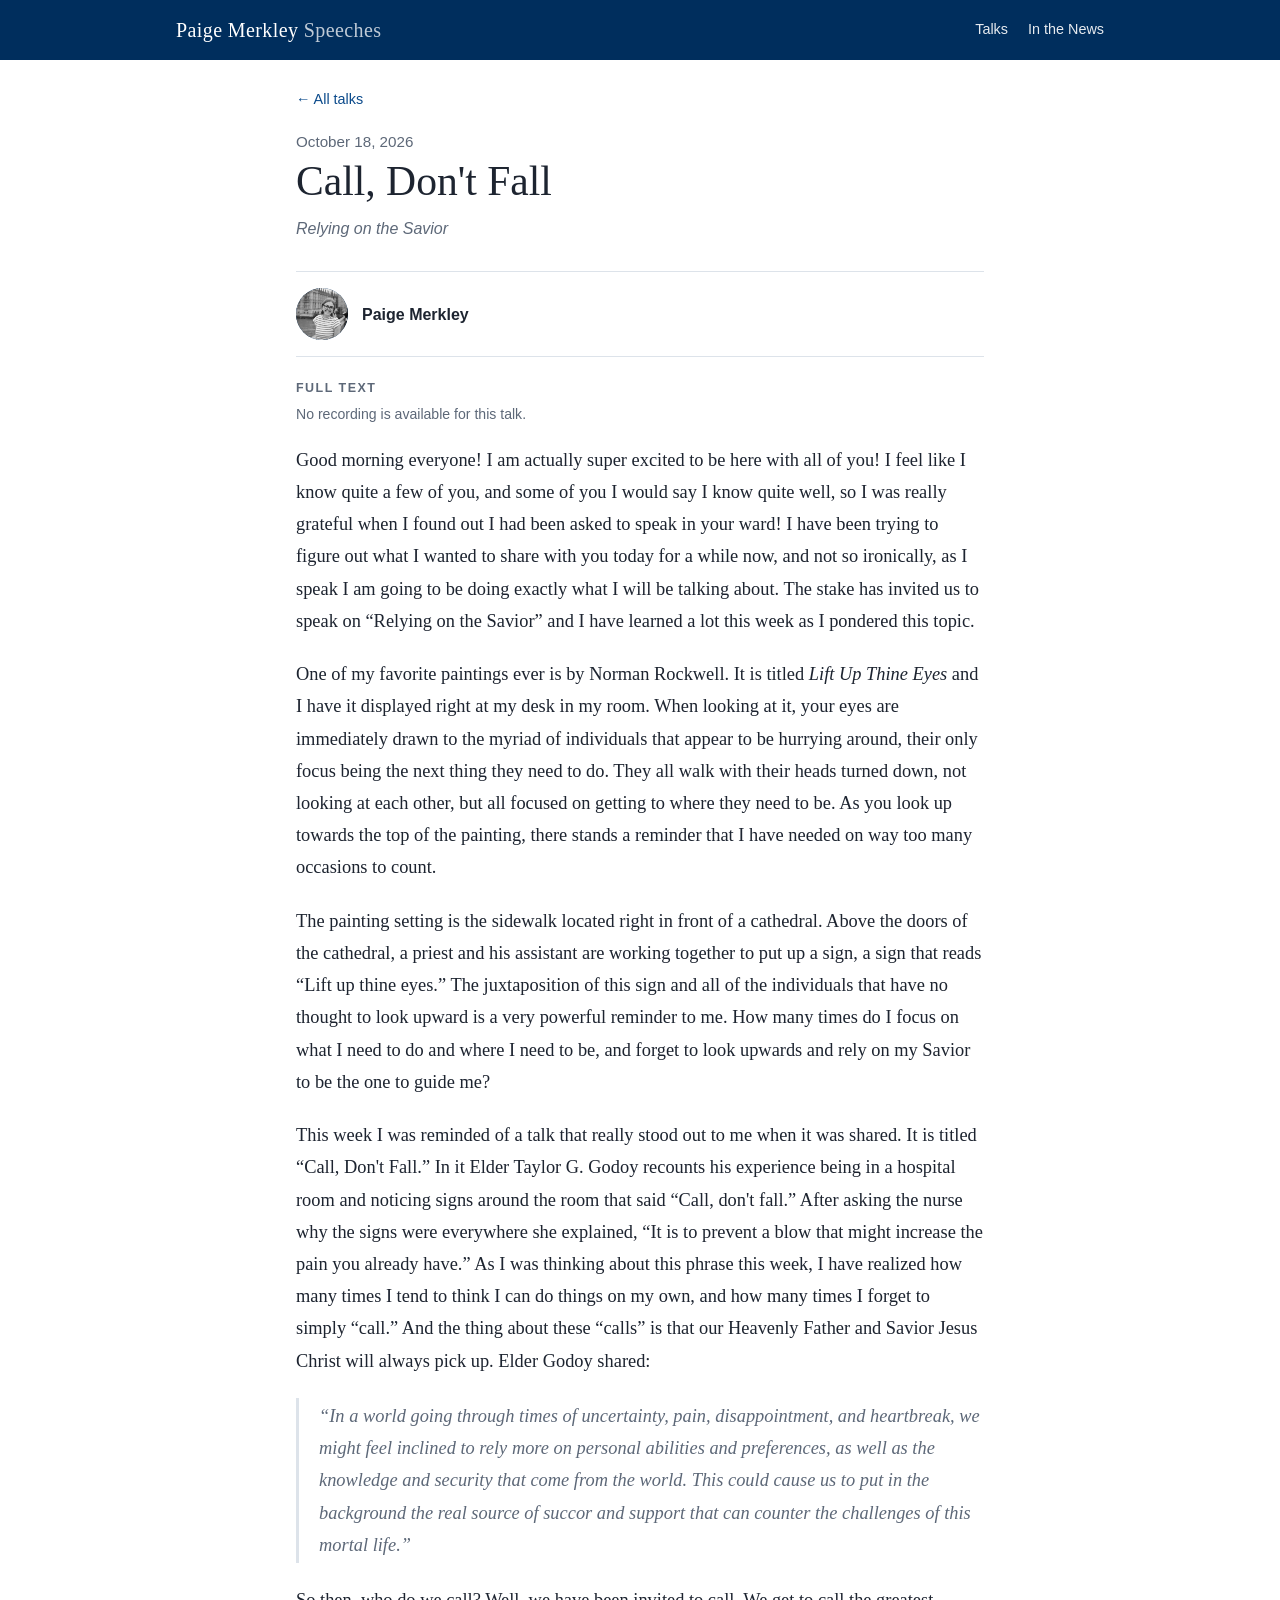
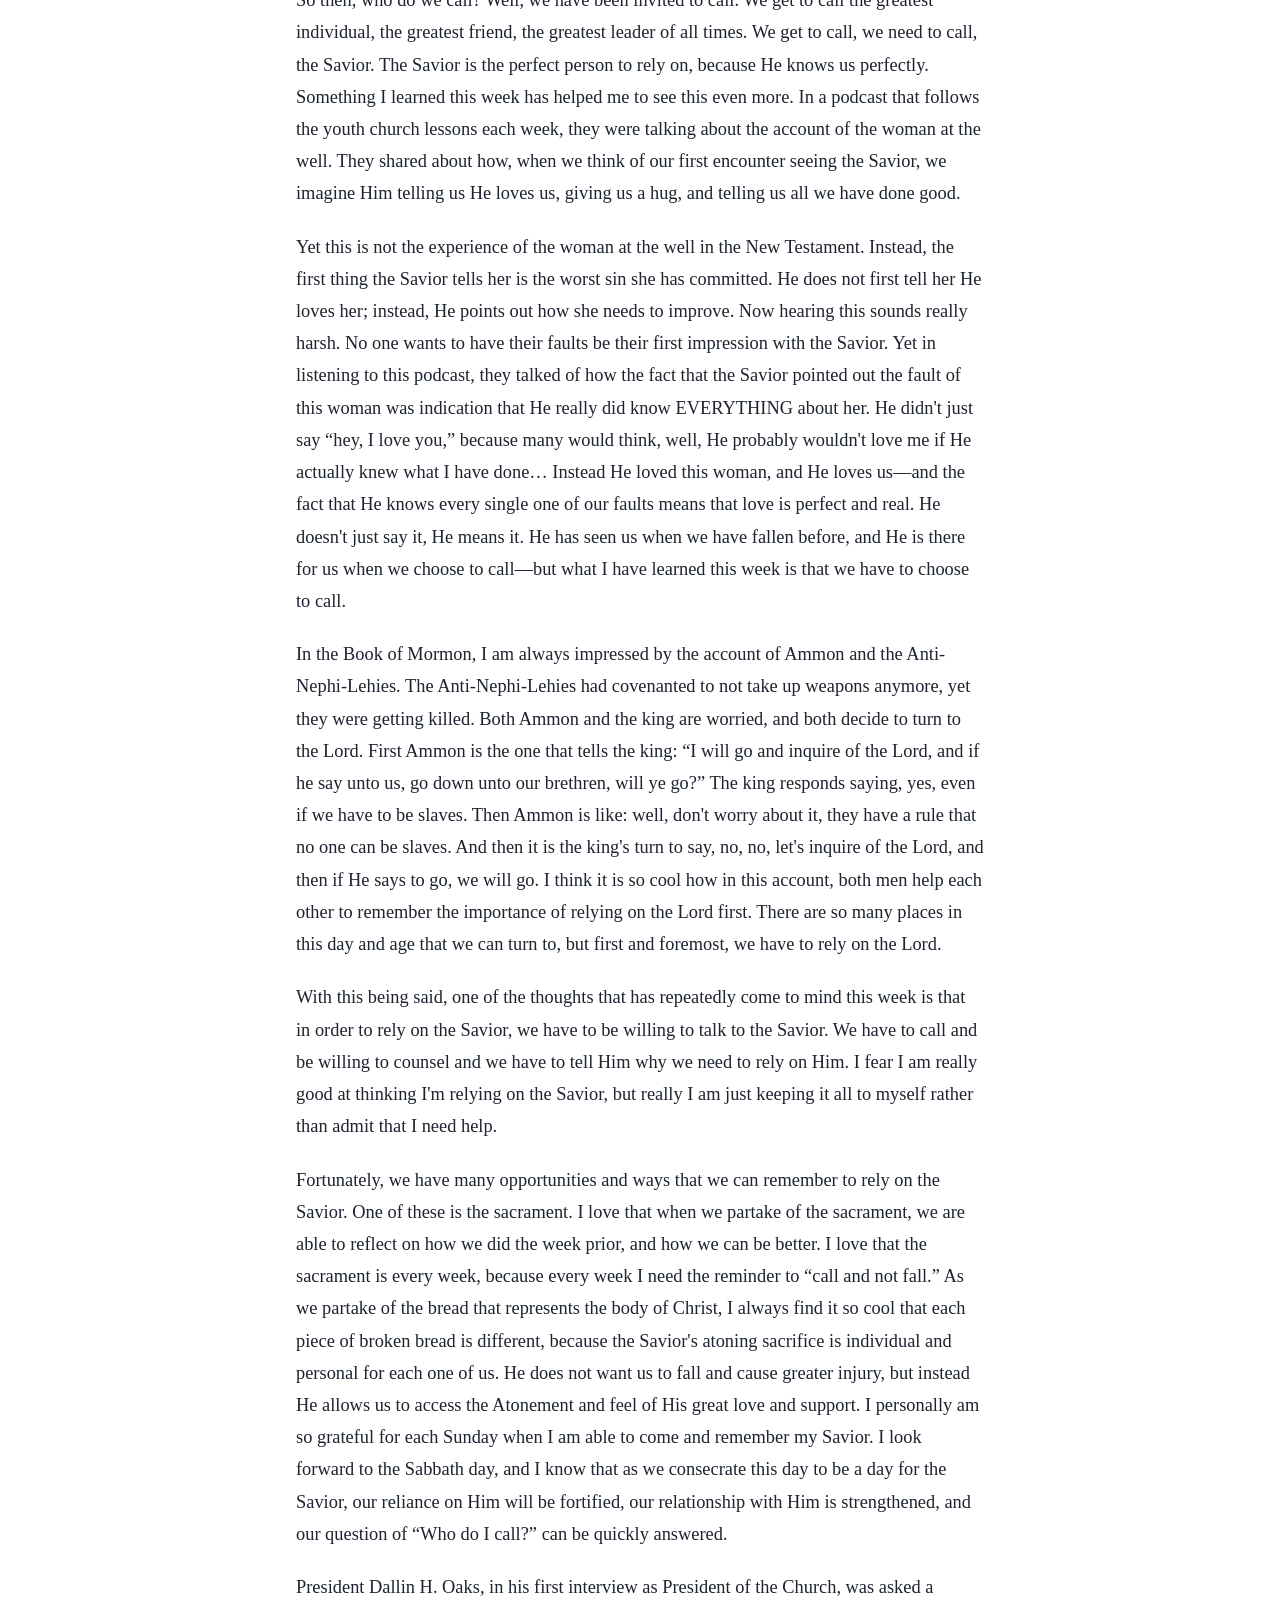
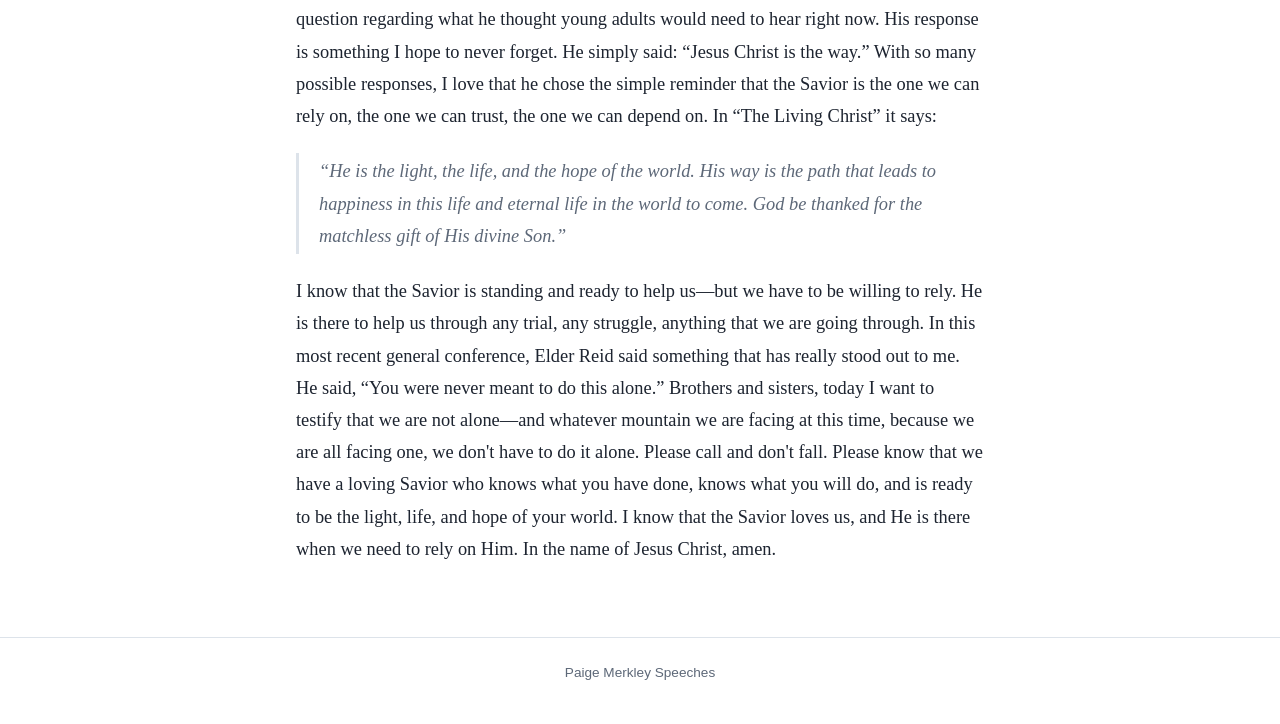
<file: talks/2026-10-18-call-dont-fall.html>
<!doctype html>
<html lang="en">
<head>
  <meta charset="utf-8">
  <meta name="viewport" content="width=device-width, initial-scale=1">
  <title>Call, Don't Fall | Paige Merkley Speeches</title>
  <meta name="description" content="A talk by Paige Merkley on relying on the Savior, given October 18, 2026.">
  <link rel="stylesheet" href="../css/style.css">
</head>
<body>
  <header class="site-header">
    <div class="inner">
      <a class="brand" href="../index.html">Paige Merkley <span>Speeches</span></a>
      <nav class="site-nav"><a class="nav-link" href="../index.html#talks">Talks</a><a class="nav-link" href="../index.html#news">In the News</a></nav>
    </div>
  </header>

  <main class="wrap">
    <a class="back" href="../index.html">&larr; All talks</a>

    <div class="talk-head">
      <div class="date">October 18, 2026</div>
      <h1>Call, Don't Fall</h1>
      <p class="topic">Relying on the Savior</p>
    </div>

    <div class="speaker">
      <div class="portrait sm">
        <span class="monogram">PM</span>
        <img src="../images/paige.jpg" alt="Paige Merkley" onerror="this.remove()">
      </div>
      <div>
        <div class="name">Paige Merkley</div>
        <!-- TODO: add where the talk was given -->
      </div>
    </div>

    <p class="body-label">Full text</p>
    <p class="body-note">No recording is available for this talk.</p>

    <article class="talk-body">
      <p>Good morning everyone! I am actually super excited to be here with all of you! I feel like I know quite a few of you, and some of you I would say I know quite well, so I was really grateful when I found out I had been asked to speak in your ward! I have been trying to figure out what I wanted to share with you today for a while now, and not so ironically, as I speak I am going to be doing exactly what I will be talking about. The stake has invited us to speak on &ldquo;Relying on the Savior&rdquo; and I have learned a lot this week as I pondered this topic.</p>

      <p>One of my favorite paintings ever is by Norman Rockwell. It is titled <em>Lift Up Thine Eyes</em> and I have it displayed right at my desk in my room. When looking at it, your eyes are immediately drawn to the myriad of individuals that appear to be hurrying around, their only focus being the next thing they need to do. They all walk with their heads turned down, not looking at each other, but all focused on getting to where they need to be. As you look up towards the top of the painting, there stands a reminder that I have needed on way too many occasions to count.</p>

      <p>The painting setting is the sidewalk located right in front of a cathedral. Above the doors of the cathedral, a priest and his assistant are working together to put up a sign, a sign that reads &ldquo;Lift up thine eyes.&rdquo; The juxtaposition of this sign and all of the individuals that have no thought to look upward is a very powerful reminder to me. How many times do I focus on what I need to do and where I need to be, and forget to look upwards and rely on my Savior to be the one to guide me?</p>

      <p>This week I was reminded of a talk that really stood out to me when it was shared. It is titled &ldquo;Call, Don't Fall.&rdquo; In it Elder Taylor G. Godoy recounts his experience being in a hospital room and noticing signs around the room that said &ldquo;Call, don't fall.&rdquo; After asking the nurse why the signs were everywhere she explained, &ldquo;It is to prevent a blow that might increase the pain you already have.&rdquo; As I was thinking about this phrase this week, I have realized how many times I tend to think I can do things on my own, and how many times I forget to simply &ldquo;call.&rdquo; And the thing about these &ldquo;calls&rdquo; is that our Heavenly Father and Savior Jesus Christ will always pick up. Elder Godoy shared:</p>

      <blockquote>&ldquo;In a world going through times of uncertainty, pain, disappointment, and heartbreak, we might feel inclined to rely more on personal abilities and preferences, as well as the knowledge and security that come from the world. This could cause us to put in the background the real source of succor and support that can counter the challenges of this mortal life.&rdquo;</blockquote>

      <p>So then, who do we call? Well, we have been invited to call. We get to call the greatest individual, the greatest friend, the greatest leader of all times. We get to call, we need to call, the Savior. The Savior is the perfect person to rely on, because He knows us perfectly. Something I learned this week has helped me to see this even more. In a podcast that follows the youth church lessons each week, they were talking about the account of the woman at the well. They shared about how, when we think of our first encounter seeing the Savior, we imagine Him telling us He loves us, giving us a hug, and telling us all we have done good.</p>

      <p>Yet this is not the experience of the woman at the well in the New Testament. Instead, the first thing the Savior tells her is the worst sin she has committed. He does not first tell her He loves her; instead, He points out how she needs to improve. Now hearing this sounds really harsh. No one wants to have their faults be their first impression with the Savior. Yet in listening to this podcast, they talked of how the fact that the Savior pointed out the fault of this woman was indication that He really did know EVERYTHING about her. He didn't just say &ldquo;hey, I love you,&rdquo; because many would think, well, He probably wouldn't love me if He actually knew what I have done&hellip; Instead He loved this woman, and He loves us&mdash;and the fact that He knows every single one of our faults means that love is perfect and real. He doesn't just say it, He means it. He has seen us when we have fallen before, and He is there for us when we choose to call&mdash;but what I have learned this week is that we have to choose to call.</p>

      <p>In the Book of Mormon, I am always impressed by the account of Ammon and the Anti-Nephi-Lehies. The Anti-Nephi-Lehies had covenanted to not take up weapons anymore, yet they were getting killed. Both Ammon and the king are worried, and both decide to turn to the Lord. First Ammon is the one that tells the king: &ldquo;I will go and inquire of the Lord, and if he say unto us, go down unto our brethren, will ye go?&rdquo; The king responds saying, yes, even if we have to be slaves. Then Ammon is like: well, don't worry about it, they have a rule that no one can be slaves. And then it is the king's turn to say, no, no, let's inquire of the Lord, and then if He says to go, we will go. I think it is so cool how in this account, both men help each other to remember the importance of relying on the Lord first. There are so many places in this day and age that we can turn to, but first and foremost, we have to rely on the Lord.</p>

      <p>With this being said, one of the thoughts that has repeatedly come to mind this week is that in order to rely on the Savior, we have to be willing to talk to the Savior. We have to call and be willing to counsel and we have to tell Him why we need to rely on Him. I fear I am really good at thinking I'm relying on the Savior, but really I am just keeping it all to myself rather than admit that I need help.</p>

      <p>Fortunately, we have many opportunities and ways that we can remember to rely on the Savior. One of these is the sacrament. I love that when we partake of the sacrament, we are able to reflect on how we did the week prior, and how we can be better. I love that the sacrament is every week, because every week I need the reminder to &ldquo;call and not fall.&rdquo; As we partake of the bread that represents the body of Christ, I always find it so cool that each piece of broken bread is different, because the Savior's atoning sacrifice is individual and personal for each one of us. He does not want us to fall and cause greater injury, but instead He allows us to access the Atonement and feel of His great love and support. I personally am so grateful for each Sunday when I am able to come and remember my Savior. I look forward to the Sabbath day, and I know that as we consecrate this day to be a day for the Savior, our reliance on Him will be fortified, our relationship with Him is strengthened, and our question of &ldquo;Who do I call?&rdquo; can be quickly answered.</p>

      <p>President Dallin H. Oaks, in his first interview as President of the Church, was asked a question regarding what he thought young adults would need to hear right now. His response is something I hope to never forget. He simply said: &ldquo;Jesus Christ is the way.&rdquo; With so many possible responses, I love that he chose the simple reminder that the Savior is the one we can rely on, the one we can trust, the one we can depend on. In &ldquo;The Living Christ&rdquo; it says:</p>

      <blockquote>&ldquo;He is the light, the life, and the hope of the world. His way is the path that leads to happiness in this life and eternal life in the world to come. God be thanked for the matchless gift of His divine Son.&rdquo;</blockquote>

      <p>I know that the Savior is standing and ready to help us&mdash;but we have to be willing to rely. He is there to help us through any trial, any struggle, anything that we are going through. In this most recent general conference, Elder Reid said something that has really stood out to me. He said, &ldquo;You were never meant to do this alone.&rdquo; Brothers and sisters, today I want to testify that we are not alone&mdash;and whatever mountain we are facing at this time, because we are all facing one, we don't have to do it alone. Please call and don't fall. Please know that we have a loving Savior who knows what you have done, knows what you will do, and is ready to be the light, life, and hope of your world. I know that the Savior loves us, and He is there when we need to rely on Him. In the name of Jesus Christ, amen.</p>
    </article>
  </main>

  <footer class="site-footer">Paige Merkley Speeches</footer>
</body>
</html>
</file>
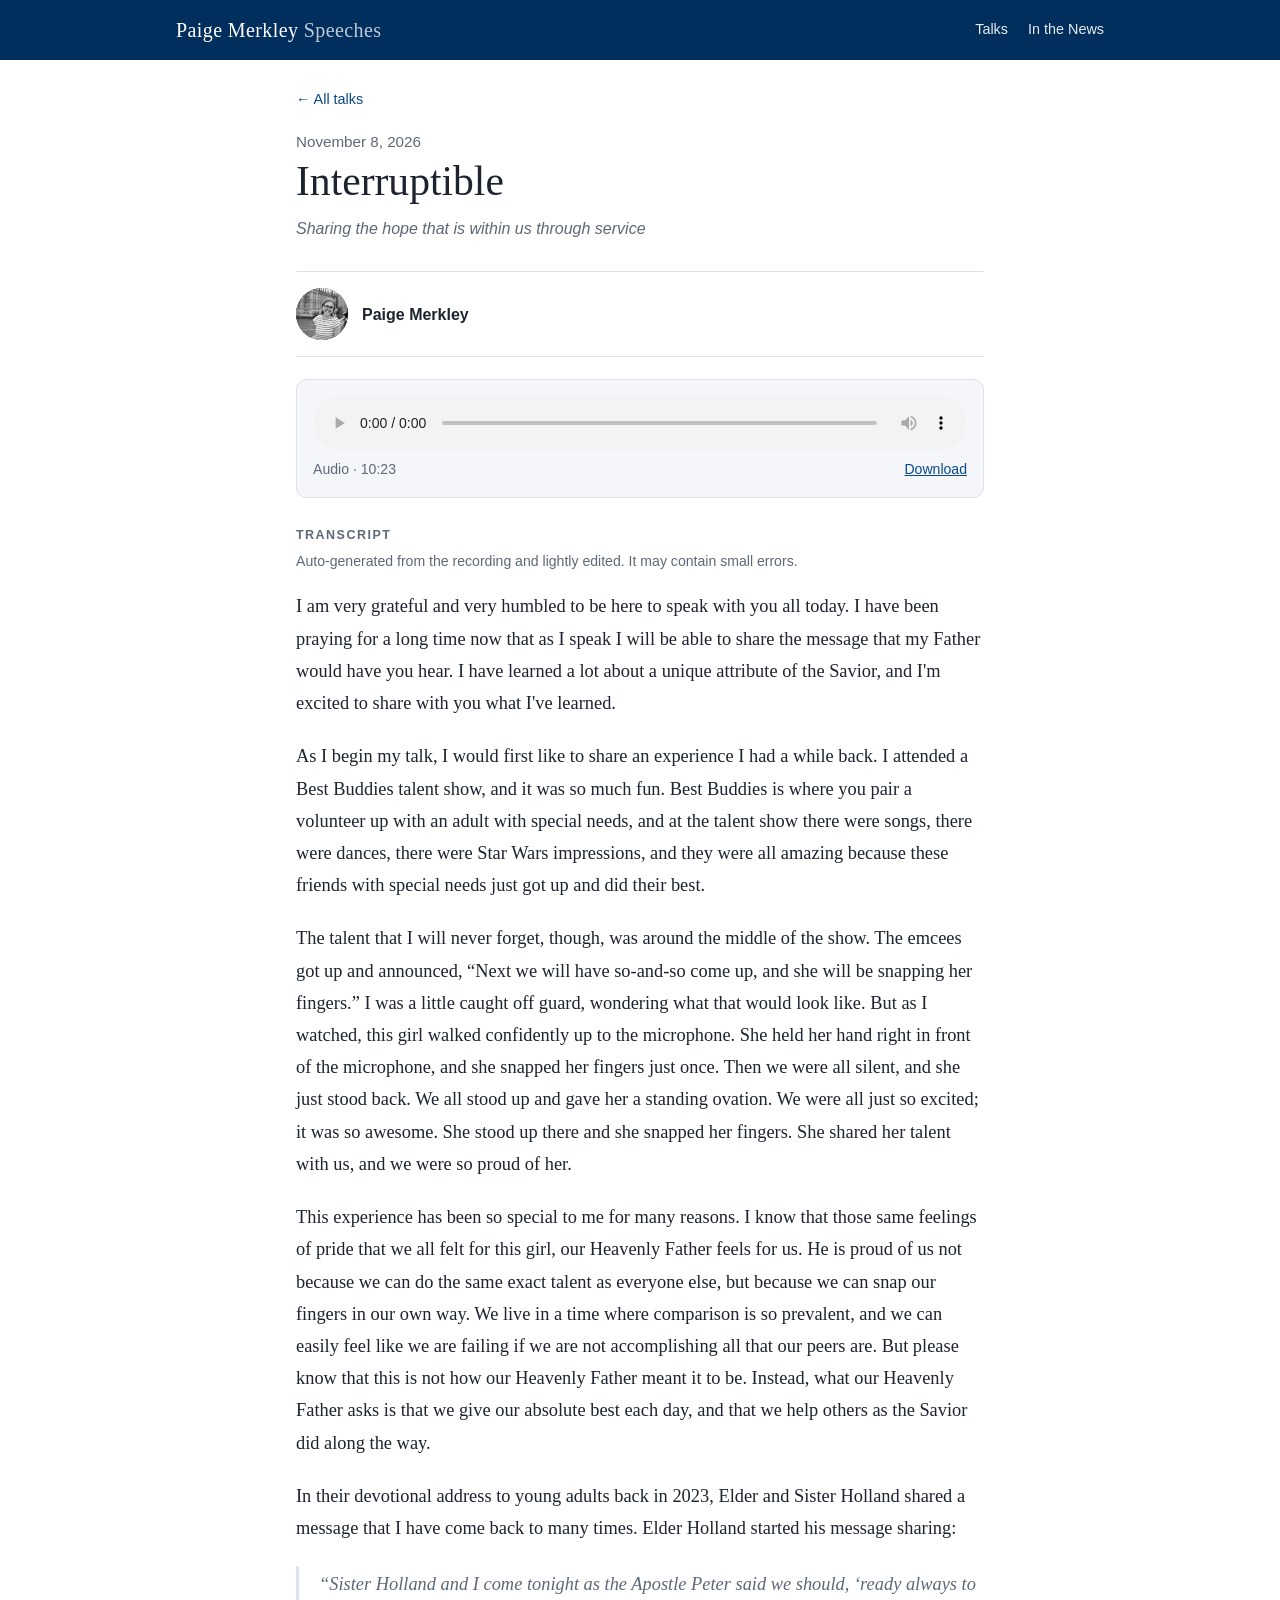
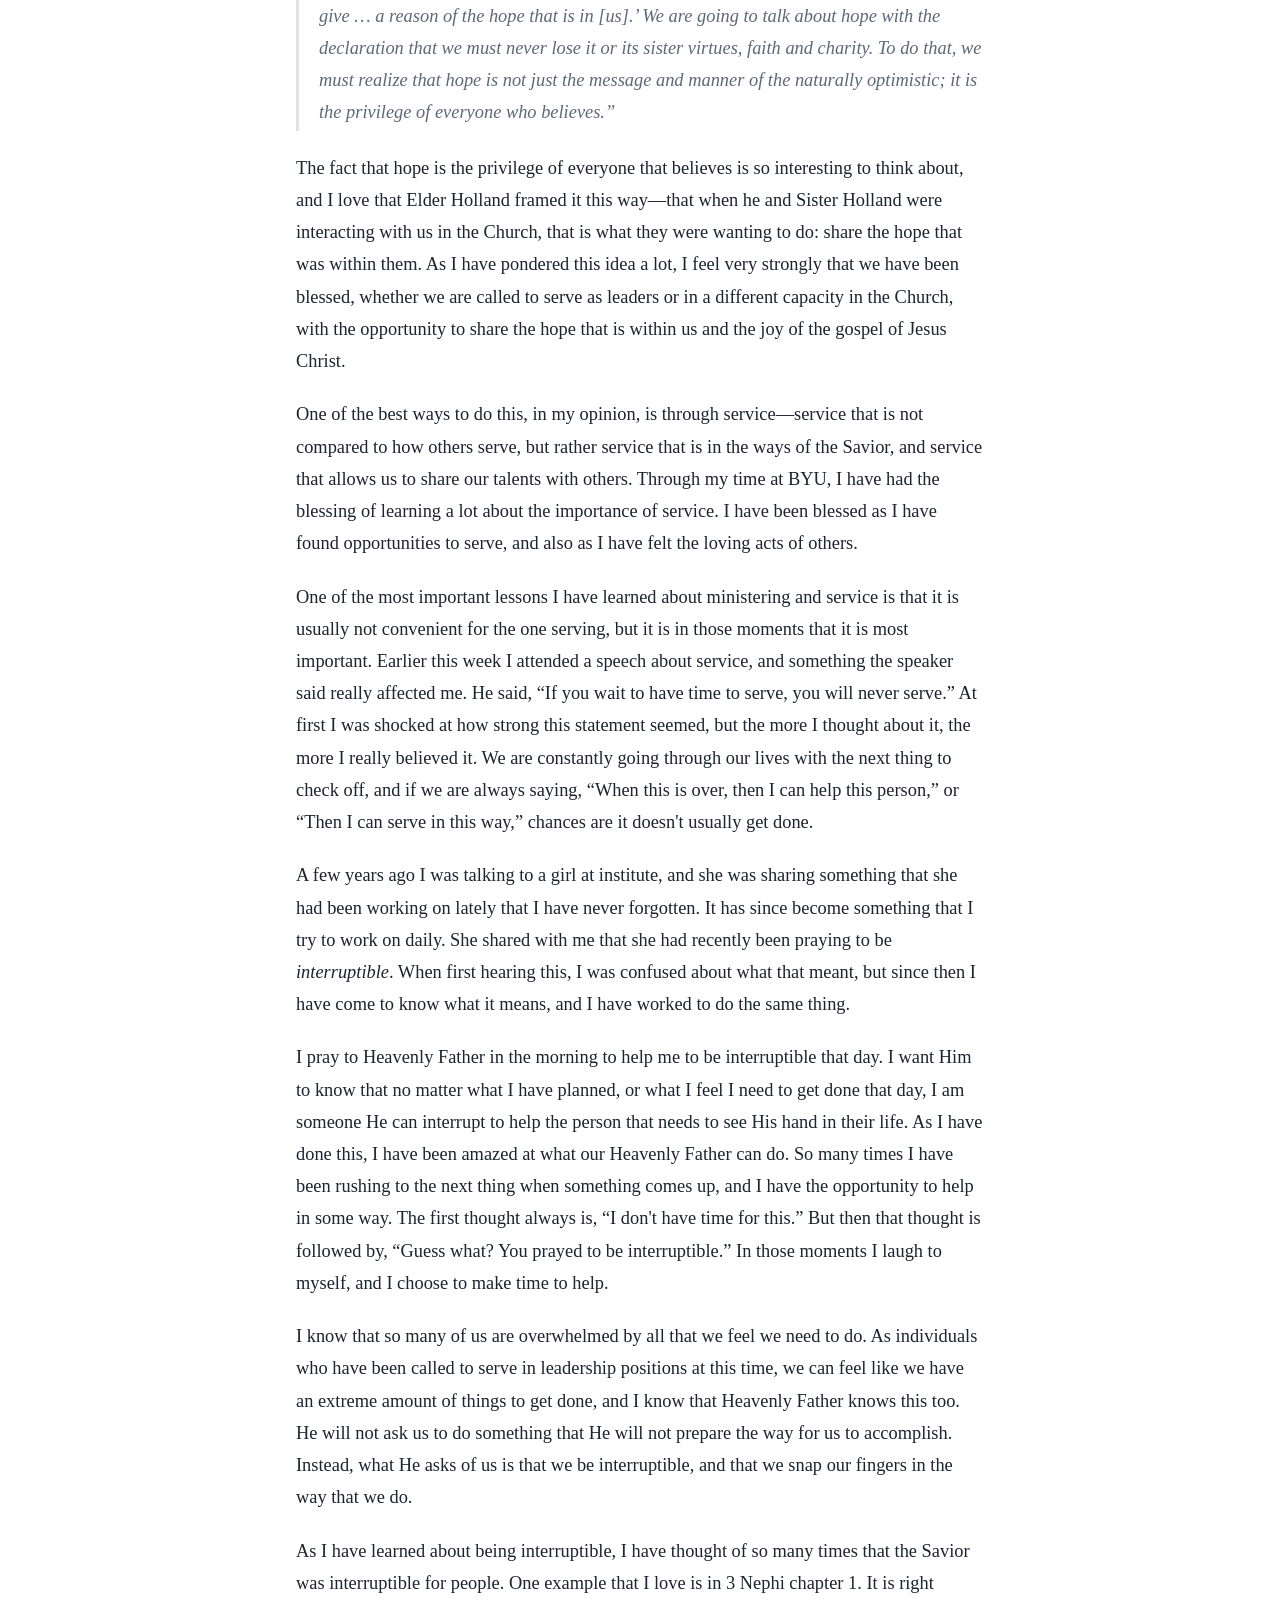
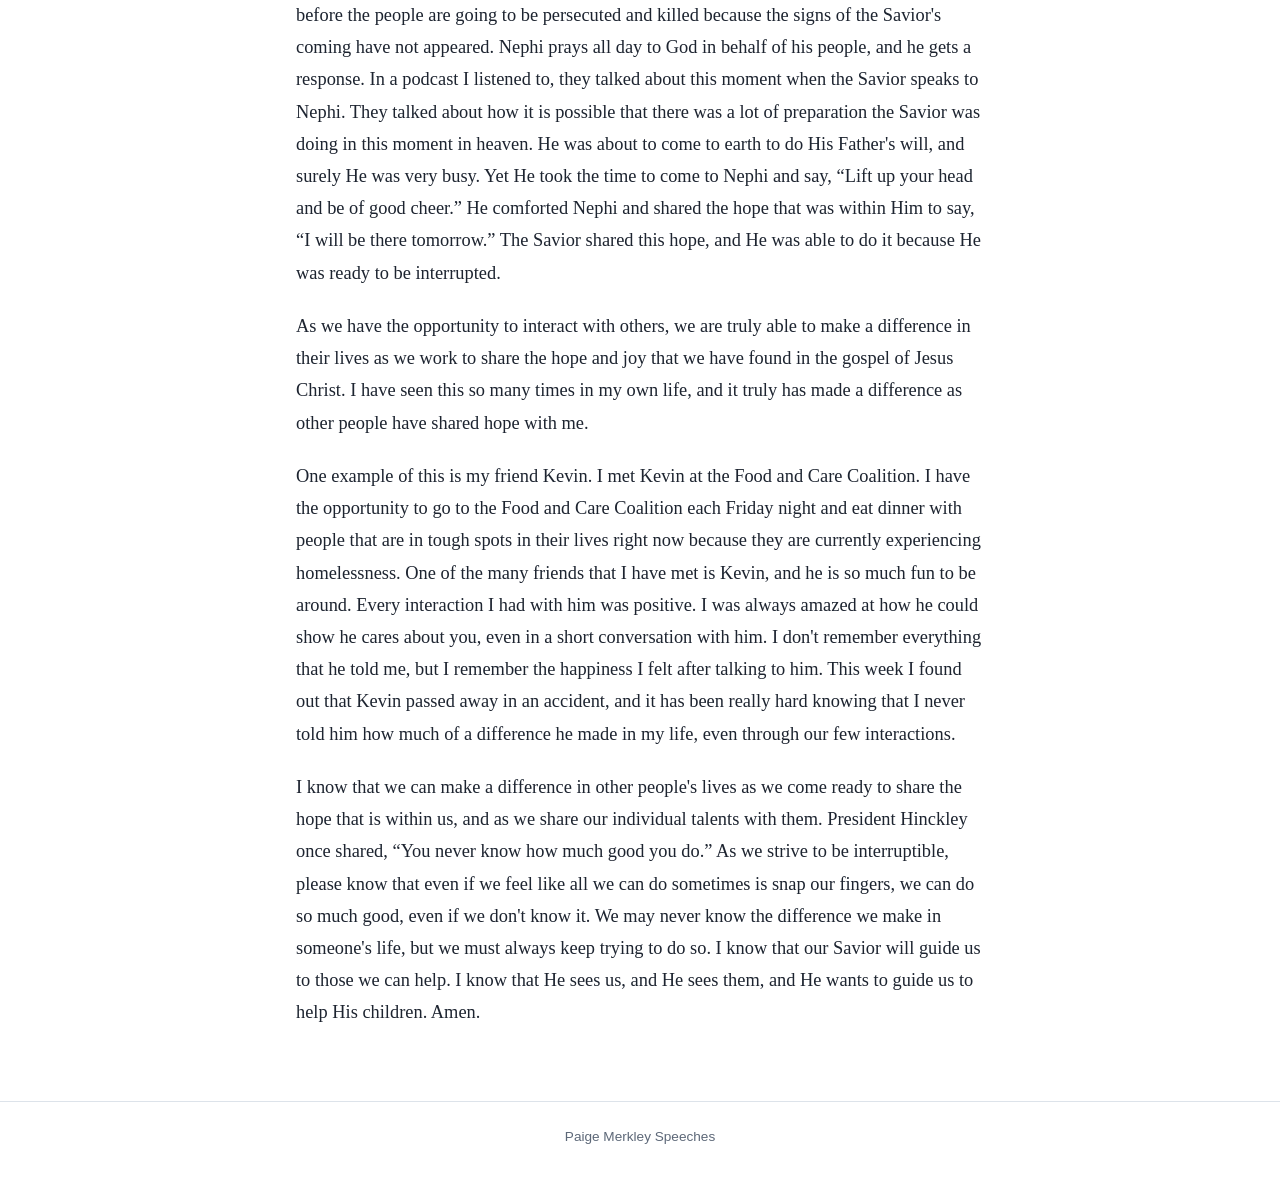
<file: talks/2026-11-08-interruptible.html>
<!doctype html>
<html lang="en">
<head>
  <meta charset="utf-8">
  <meta name="viewport" content="width=device-width, initial-scale=1">
  <title>Interruptible | Paige Merkley Speeches</title>
  <meta name="description" content="A talk by Paige Merkley on sharing the hope within us by being interruptible, given November 8, 2026.">
  <link rel="stylesheet" href="../css/style.css">
</head>
<body>
  <header class="site-header">
    <div class="inner">
      <a class="brand" href="../index.html">Paige Merkley <span>Speeches</span></a>
      <nav class="site-nav"><a class="nav-link" href="../index.html#talks">Talks</a><a class="nav-link" href="../index.html#news">In the News</a></nav>
    </div>
  </header>

  <main class="wrap">
    <a class="back" href="../index.html">&larr; All talks</a>

    <div class="talk-head">
      <div class="date">November 8, 2026</div>
      <h1>Interruptible</h1>
      <p class="topic">Sharing the hope that is within us through service</p>
    </div>

    <div class="speaker">
      <div class="portrait sm">
        <span class="monogram">PM</span>
        <img src="../images/paige.jpg" alt="Paige Merkley" onerror="this.remove()">
      </div>
      <div>
        <div class="name">Paige Merkley</div>
        <!-- TODO: add where the talk was given -->
      </div>
    </div>

    <div class="player">
      <audio controls preload="metadata" src="../audio/2026-11-08-interruptible.m4a"></audio>
      <div class="actions">
        <span>Audio &middot; 10:23</span>
        <a href="../audio/2026-11-08-interruptible.m4a" download>Download</a>
      </div>
    </div>

    <p class="body-label">Transcript</p>
    <p class="body-note">Auto-generated from the recording and lightly edited. It may contain small errors.</p>

    <article class="talk-body">
      <p>I am very grateful and very humbled to be here to speak with you all today. I have been praying for a long time now that as I speak I will be able to share the message that my Father would have you hear. I have learned a lot about a unique attribute of the Savior, and I'm excited to share with you what I've learned.</p>

      <p>As I begin my talk, I would first like to share an experience I had a while back. I attended a Best Buddies talent show, and it was so much fun. Best Buddies is where you pair a volunteer up with an adult with special needs, and at the talent show there were songs, there were dances, there were Star Wars impressions, and they were all amazing because these friends with special needs just got up and did their best.</p>

      <p>The talent that I will never forget, though, was around the middle of the show. The emcees got up and announced, &ldquo;Next we will have so-and-so come up, and she will be snapping her fingers.&rdquo; I was a little caught off guard, wondering what that would look like. But as I watched, this girl walked confidently up to the microphone. She held her hand right in front of the microphone, and she snapped her fingers just once. Then we were all silent, and she just stood back. We all stood up and gave her a standing ovation. We were all just so excited; it was so awesome. She stood up there and she snapped her fingers. She shared her talent with us, and we were so proud of her.</p>

      <p>This experience has been so special to me for many reasons. I know that those same feelings of pride that we all felt for this girl, our Heavenly Father feels for us. He is proud of us not because we can do the same exact talent as everyone else, but because we can snap our fingers in our own way. We live in a time where comparison is so prevalent, and we can easily feel like we are failing if we are not accomplishing all that our peers are. But please know that this is not how our Heavenly Father meant it to be. Instead, what our Heavenly Father asks is that we give our absolute best each day, and that we help others as the Savior did along the way.</p>

      <p>In their devotional address to young adults back in 2023, Elder and Sister Holland shared a message that I have come back to many times. Elder Holland started his message sharing:</p>

      <blockquote>&ldquo;Sister Holland and I come tonight as the Apostle Peter said we should, &lsquo;ready always to give &hellip; a reason of the hope that is in [us].&rsquo; We are going to talk about hope with the declaration that we must never lose it or its sister virtues, faith and charity. To do that, we must realize that hope is not just the message and manner of the naturally optimistic; it is the privilege of everyone who believes.&rdquo;</blockquote>

      <p>The fact that hope is the privilege of everyone that believes is so interesting to think about, and I love that Elder Holland framed it this way&mdash;that when he and Sister Holland were interacting with us in the Church, that is what they were wanting to do: share the hope that was within them. As I have pondered this idea a lot, I feel very strongly that we have been blessed, whether we are called to serve as leaders or in a different capacity in the Church, with the opportunity to share the hope that is within us and the joy of the gospel of Jesus Christ.</p>

      <p>One of the best ways to do this, in my opinion, is through service&mdash;service that is not compared to how others serve, but rather service that is in the ways of the Savior, and service that allows us to share our talents with others. Through my time at BYU, I have had the blessing of learning a lot about the importance of service. I have been blessed as I have found opportunities to serve, and also as I have felt the loving acts of others.</p>

      <p>One of the most important lessons I have learned about ministering and service is that it is usually not convenient for the one serving, but it is in those moments that it is most important. Earlier this week I attended a speech about service, and something the speaker said really affected me. He said, &ldquo;If you wait to have time to serve, you will never serve.&rdquo; At first I was shocked at how strong this statement seemed, but the more I thought about it, the more I really believed it. We are constantly going through our lives with the next thing to check off, and if we are always saying, &ldquo;When this is over, then I can help this person,&rdquo; or &ldquo;Then I can serve in this way,&rdquo; chances are it doesn't usually get done.</p>

      <p>A few years ago I was talking to a girl at institute, and she was sharing something that she had been working on lately that I have never forgotten. It has since become something that I try to work on daily. She shared with me that she had recently been praying to be <em>interruptible</em>. When first hearing this, I was confused about what that meant, but since then I have come to know what it means, and I have worked to do the same thing.</p>

      <p>I pray to Heavenly Father in the morning to help me to be interruptible that day. I want Him to know that no matter what I have planned, or what I feel I need to get done that day, I am someone He can interrupt to help the person that needs to see His hand in their life. As I have done this, I have been amazed at what our Heavenly Father can do. So many times I have been rushing to the next thing when something comes up, and I have the opportunity to help in some way. The first thought always is, &ldquo;I don't have time for this.&rdquo; But then that thought is followed by, &ldquo;Guess what? You prayed to be interruptible.&rdquo; In those moments I laugh to myself, and I choose to make time to help.</p>

      <p>I know that so many of us are overwhelmed by all that we feel we need to do. As individuals who have been called to serve in leadership positions at this time, we can feel like we have an extreme amount of things to get done, and I know that Heavenly Father knows this too. He will not ask us to do something that He will not prepare the way for us to accomplish. Instead, what He asks of us is that we be interruptible, and that we snap our fingers in the way that we do.</p>

      <p>As I have learned about being interruptible, I have thought of so many times that the Savior was interruptible for people. One example that I love is in 3 Nephi chapter 1. It is right before the people are going to be persecuted and killed because the signs of the Savior's coming have not appeared. Nephi prays all day to God in behalf of his people, and he gets a response. In a podcast I listened to, they talked about this moment when the Savior speaks to Nephi. They talked about how it is possible that there was a lot of preparation the Savior was doing in this moment in heaven. He was about to come to earth to do His Father's will, and surely He was very busy. Yet He took the time to come to Nephi and say, &ldquo;Lift up your head and be of good cheer.&rdquo; He comforted Nephi and shared the hope that was within Him to say, &ldquo;I will be there tomorrow.&rdquo; The Savior shared this hope, and He was able to do it because He was ready to be interrupted.</p>

      <p>As we have the opportunity to interact with others, we are truly able to make a difference in their lives as we work to share the hope and joy that we have found in the gospel of Jesus Christ. I have seen this so many times in my own life, and it truly has made a difference as other people have shared hope with me.</p>

      <p>One example of this is my friend Kevin. I met Kevin at the Food and Care Coalition. I have the opportunity to go to the Food and Care Coalition each Friday night and eat dinner with people that are in tough spots in their lives right now because they are currently experiencing homelessness. One of the many friends that I have met is Kevin, and he is so much fun to be around. Every interaction I had with him was positive. I was always amazed at how he could show he cares about you, even in a short conversation with him. I don't remember everything that he told me, but I remember the happiness I felt after talking to him. This week I found out that Kevin passed away in an accident, and it has been really hard knowing that I never told him how much of a difference he made in my life, even through our few interactions.</p>

      <p>I know that we can make a difference in other people's lives as we come ready to share the hope that is within us, and as we share our individual talents with them. President Hinckley once shared, &ldquo;You never know how much good you do.&rdquo; As we strive to be interruptible, please know that even if we feel like all we can do sometimes is snap our fingers, we can do so much good, even if we don't know it. We may never know the difference we make in someone's life, but we must always keep trying to do so. I know that our Savior will guide us to those we can help. I know that He sees us, and He sees them, and He wants to guide us to help His children. Amen.</p>
    </article>
  </main>

  <footer class="site-footer">Paige Merkley Speeches</footer>
</body>
</html>
</file>
<file: css/style.css>
:root {
  --navy: #002e5d;
  --navy-2: #0b4a8b;
  --bg: #ffffff;
  --bg-soft: #f4f6f9;
  --text: #1d2430;
  --muted: #5d6878;
  --line: #dde3ea;
  --accent: #0b4a8b;
  --serif: Georgia, "Times New Roman", serif;
  --sans: -apple-system, BlinkMacSystemFont, "Segoe UI", Roboto, Helvetica, Arial, sans-serif;
}

@media (prefers-color-scheme: dark) {
  :root {
    --bg: #11161d;
    --bg-soft: #18202a;
    --text: #e7ebf0;
    --muted: #a3adba;
    --line: #2a3441;
    --accent: #7fb2ec;
  }
}

* { box-sizing: border-box; }

html { -webkit-text-size-adjust: 100%; }

body {
  margin: 0;
  background: var(--bg);
  color: var(--text);
  font-family: var(--sans);
  line-height: 1.6;
}

a { color: var(--accent); }

/* ---------- Top bar ---------- */
.site-header {
  background: var(--navy);
  color: #fff;
}
.site-header .inner {
  max-width: 960px;
  margin: 0 auto;
  padding: 14px 16px;
  display: flex;
  align-items: center;
  justify-content: space-between;
}
.site-header a {
  color: #fff;
  text-decoration: none;
}
.brand {
  font-family: var(--serif);
  font-size: 1.25rem;
  letter-spacing: 0.02em;
}
.brand span { font-weight: normal; opacity: 0.75; }
html { scroll-behavior: smooth; }
.site-nav { display: flex; gap: 20px; }
.nav-link { font-size: 0.9rem; opacity: 0.9; white-space: nowrap; }
.nav-link:hover { opacity: 1; text-decoration: underline; }

/* Section shortcuts under the hero name */
.jump { display: flex; gap: 10px; margin-top: 16px; flex-wrap: wrap; }
.jump a {
  display: inline-flex;
  align-items: baseline;
  gap: 6px;
  padding: 7px 16px;
  border-radius: 999px;
  border: 1px solid var(--navy);
  background: var(--navy);
  color: #fff;
  font-size: 0.92rem;
  text-decoration: none;
}
.jump a + a { background: transparent; color: var(--accent); border-color: var(--accent); }
.jump a:hover { filter: brightness(1.15); }
.jump strong { font-size: 1rem; }
.section-label { scroll-margin-top: 16px; }

/* ---------- Layout ---------- */
.wrap {
  max-width: 720px;
  margin: 0 auto;
  padding: 0 16px;
}

/* ---------- Portrait / monogram ---------- */
.portrait {
  position: relative;
  border-radius: 50%;
  overflow: hidden;
  background: var(--navy);
  flex-shrink: 0;
}
.portrait img {
  position: absolute;
  inset: 0;
  width: 100%;
  height: 100%;
  object-fit: cover;
}
.portrait .monogram {
  position: absolute;
  inset: 0;
  display: flex;
  align-items: center;
  justify-content: center;
  color: #fff;
  font-family: var(--serif);
  letter-spacing: 0.04em;
}
.portrait.lg { width: 132px; height: 132px; }
.portrait.lg .monogram { font-size: 2.6rem; }
.portrait.sm { width: 52px; height: 52px; }
.portrait.sm .monogram { font-size: 1.05rem; }

/* ---------- Home hero ---------- */
.hero {
  background: var(--bg-soft);
  border-bottom: 1px solid var(--line);
}
.hero .wrap {
  display: flex;
  align-items: center;
  gap: 28px;
  padding-top: 44px;
  padding-bottom: 44px;
}
.hero h1 {
  font-family: var(--serif);
  font-weight: normal;
  font-size: 2.3rem;
  line-height: 1.15;
  margin: 0 0 6px;
}
.hero p { margin: 0; color: var(--muted); }

/* ---------- Talk list ---------- */
.section-label {
  font-size: 0.78rem;
  font-weight: 600;
  letter-spacing: 0.12em;
  text-transform: uppercase;
  color: var(--muted);
  margin: 40px 0 8px;
}
.talk-list { list-style: none; margin: 0 0 64px; padding: 0; }
.talk-card {
  border-bottom: 1px solid var(--line);
}
.talk-card a {
  display: block;
  padding: 22px 0;
  color: inherit;
  text-decoration: none;
}
.talk-card .date {
  font-size: 0.85rem;
  color: var(--muted);
}
.talk-card h2 {
  font-family: var(--serif);
  font-weight: normal;
  font-size: 1.55rem;
  line-height: 1.25;
  margin: 2px 0 4px;
  color: var(--text);
}
.talk-card a:hover h2 { color: var(--accent); text-decoration: underline; text-underline-offset: 3px; }
.talk-card .meta { color: var(--muted); font-size: 0.95rem; }
.badges { display: flex; gap: 6px; margin-top: 10px; flex-wrap: wrap; }
.badge {
  font-size: 0.72rem;
  font-weight: 600;
  letter-spacing: 0.06em;
  text-transform: uppercase;
  padding: 2px 8px;
  border-radius: 999px;
  border: 1px solid var(--line);
  color: var(--muted);
}
.badge.audio { border-color: var(--accent); color: var(--accent); }

/* ---------- Talk page ---------- */
.back {
  display: inline-block;
  margin-top: 28px;
  font-size: 0.9rem;
  text-decoration: none;
}
.back:hover { text-decoration: underline; }
.talk-head { padding: 18px 0 8px; }
.talk-head .date { color: var(--muted); font-size: 0.95rem; }
.talk-head h1 {
  font-family: var(--serif);
  font-weight: normal;
  font-size: 2.6rem;
  line-height: 1.15;
  margin: 4px 0 10px;
}
.talk-head .topic { color: var(--muted); font-style: italic; margin: 0; }
.speaker {
  display: flex;
  align-items: center;
  gap: 14px;
  margin: 22px 0;
  padding: 16px 0;
  border-top: 1px solid var(--line);
  border-bottom: 1px solid var(--line);
}
.speaker .name { font-weight: 600; }
.speaker .where { color: var(--muted); font-size: 0.92rem; }

.player {
  background: var(--bg-soft);
  border: 1px solid var(--line);
  border-radius: 10px;
  padding: 16px;
  margin: 0 0 28px;
}
.player audio { width: 100%; display: block; }
.player .actions {
  display: flex;
  justify-content: space-between;
  align-items: center;
  margin-top: 8px;
  font-size: 0.88rem;
  color: var(--muted);
}

.notice {
  background: var(--bg-soft);
  border-left: 4px solid var(--navy-2);
  padding: 12px 16px;
  margin: 0 0 28px;
  color: var(--muted);
  font-size: 0.95rem;
}

.body-label {
  font-size: 0.78rem;
  font-weight: 600;
  letter-spacing: 0.12em;
  text-transform: uppercase;
  color: var(--muted);
  margin: 0 0 4px;
}
.body-note { font-size: 0.88rem; color: var(--muted); margin: 0 0 18px; }

.talk-body {
  font-family: var(--serif);
  font-size: 1.15rem;
  line-height: 1.75;
  margin-bottom: 72px;
}
.talk-body p { margin: 0 0 1.15em; }
.talk-body blockquote {
  margin: 0 0 1.15em;
  padding: 2px 0 2px 20px;
  border-left: 3px solid var(--line);
  color: var(--muted);
  font-style: italic;
}

/* ---------- Footer ---------- */
.site-footer {
  border-top: 1px solid var(--line);
  color: var(--muted);
  font-size: 0.85rem;
  text-align: center;
  padding: 24px 16px 40px;
}

/* ---------- Phones ---------- */
@media (max-width: 560px) {
  .hero .wrap { flex-direction: column; text-align: center; gap: 16px; padding-top: 32px; padding-bottom: 32px; }
  .hero h1 { font-size: 1.9rem; }
  .talk-head h1 { font-size: 2rem; }
  .talk-card h2 { font-size: 1.35rem; }
  .talk-body { font-size: 1.08rem; }
  .brand span { display: none; }
  .site-nav { gap: 14px; }
  .jump { justify-content: center; }
}
</file>
